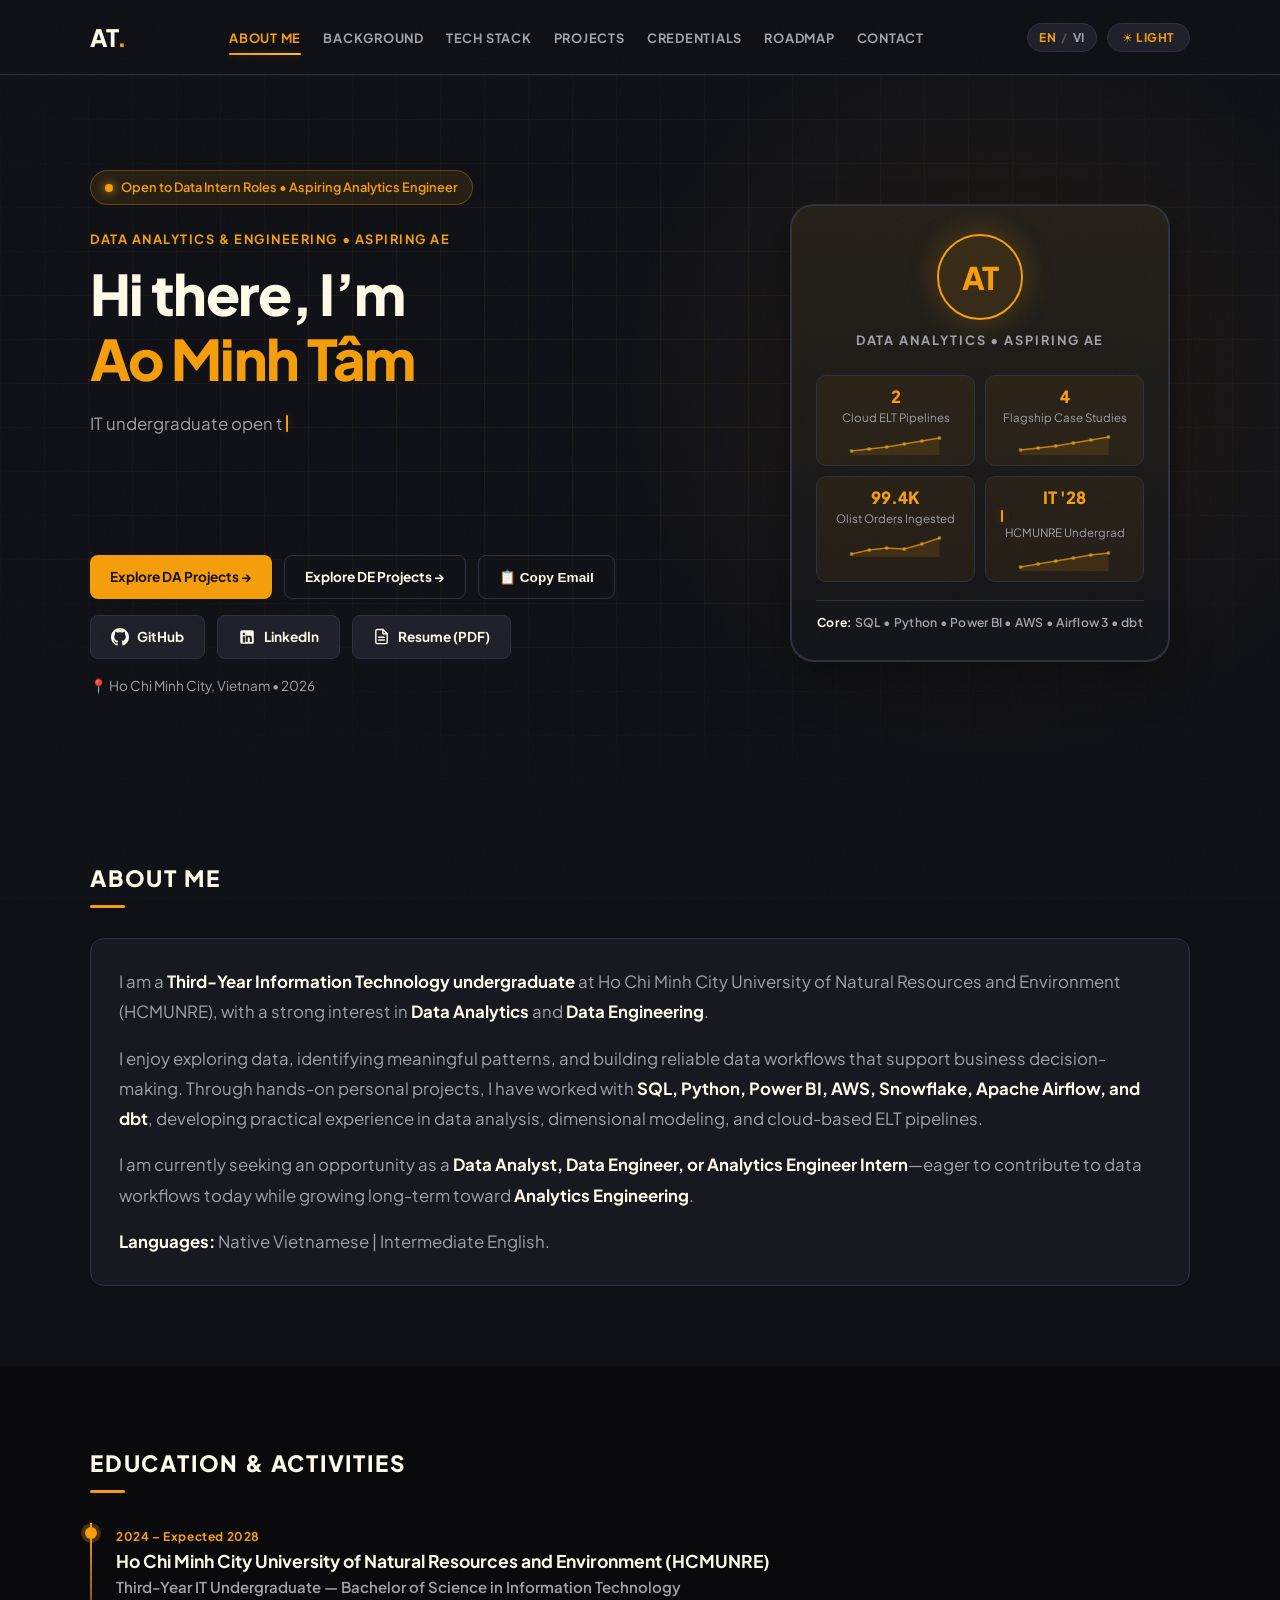
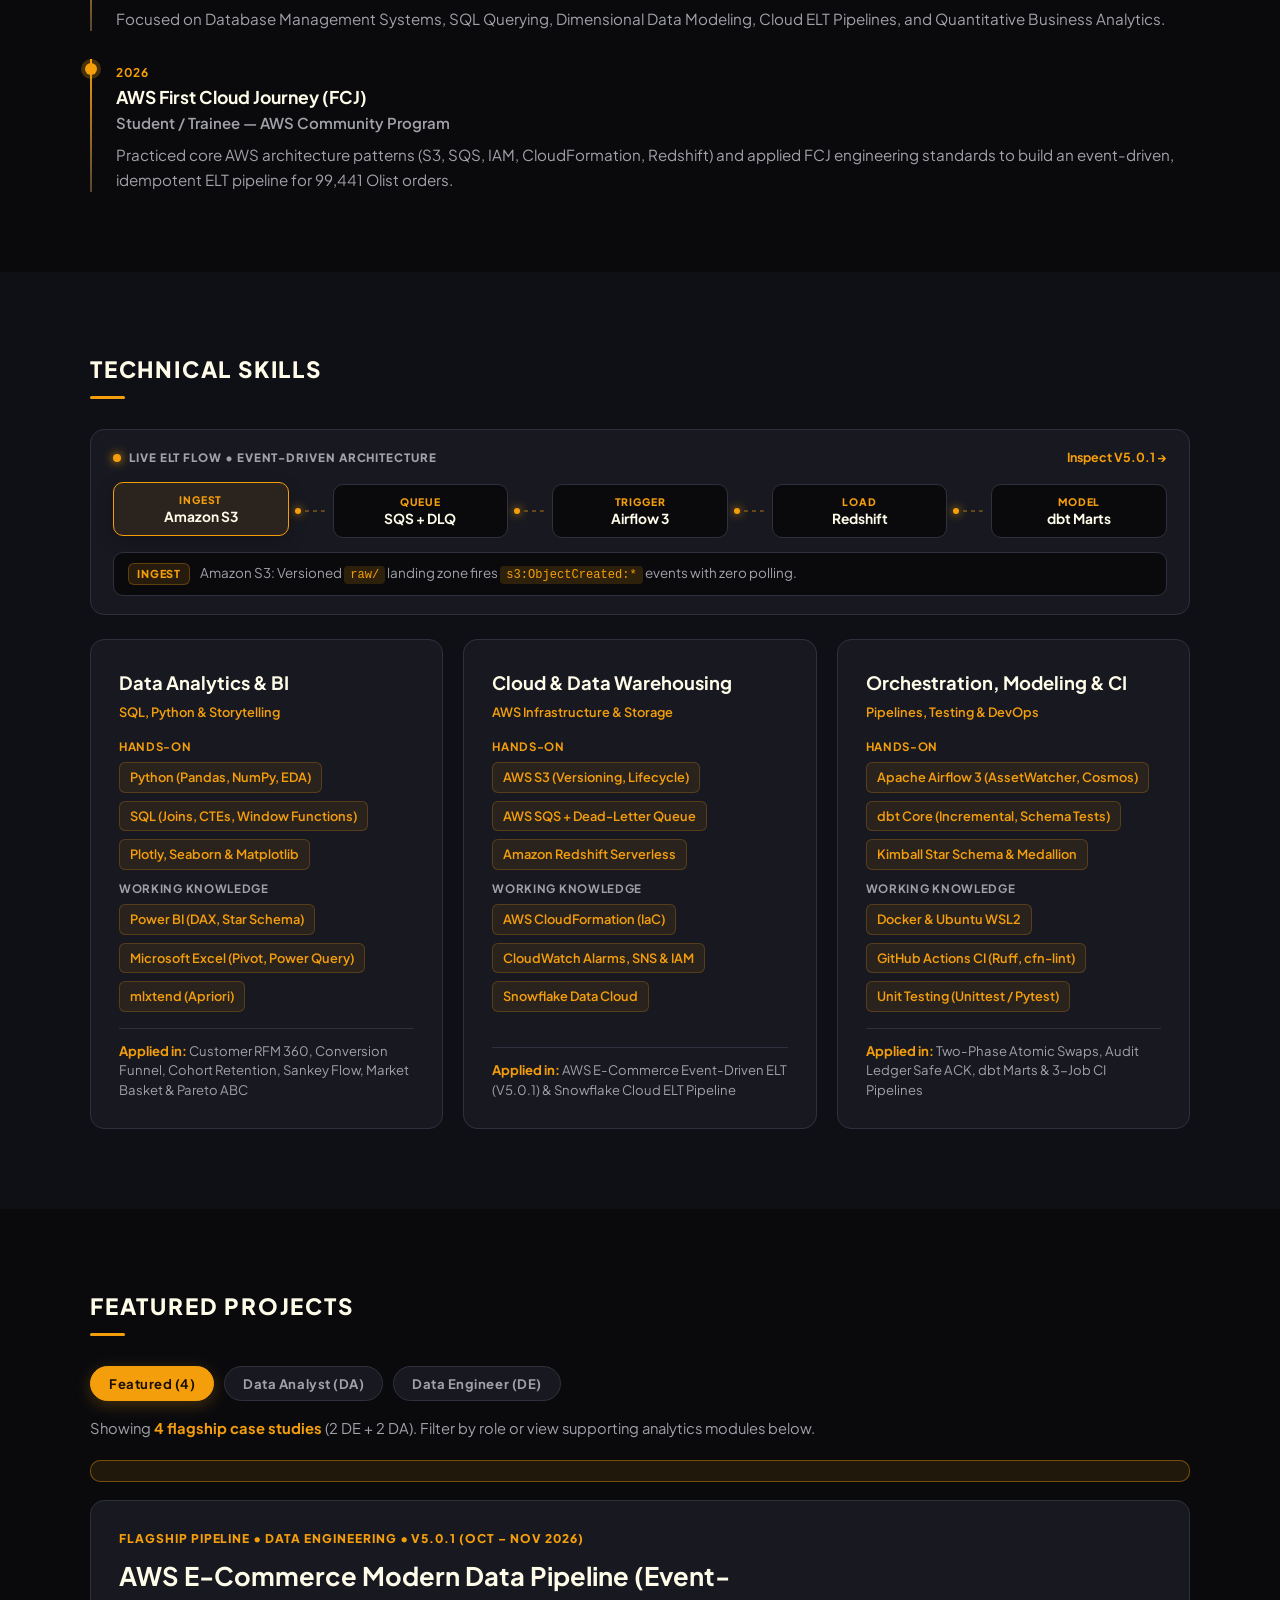
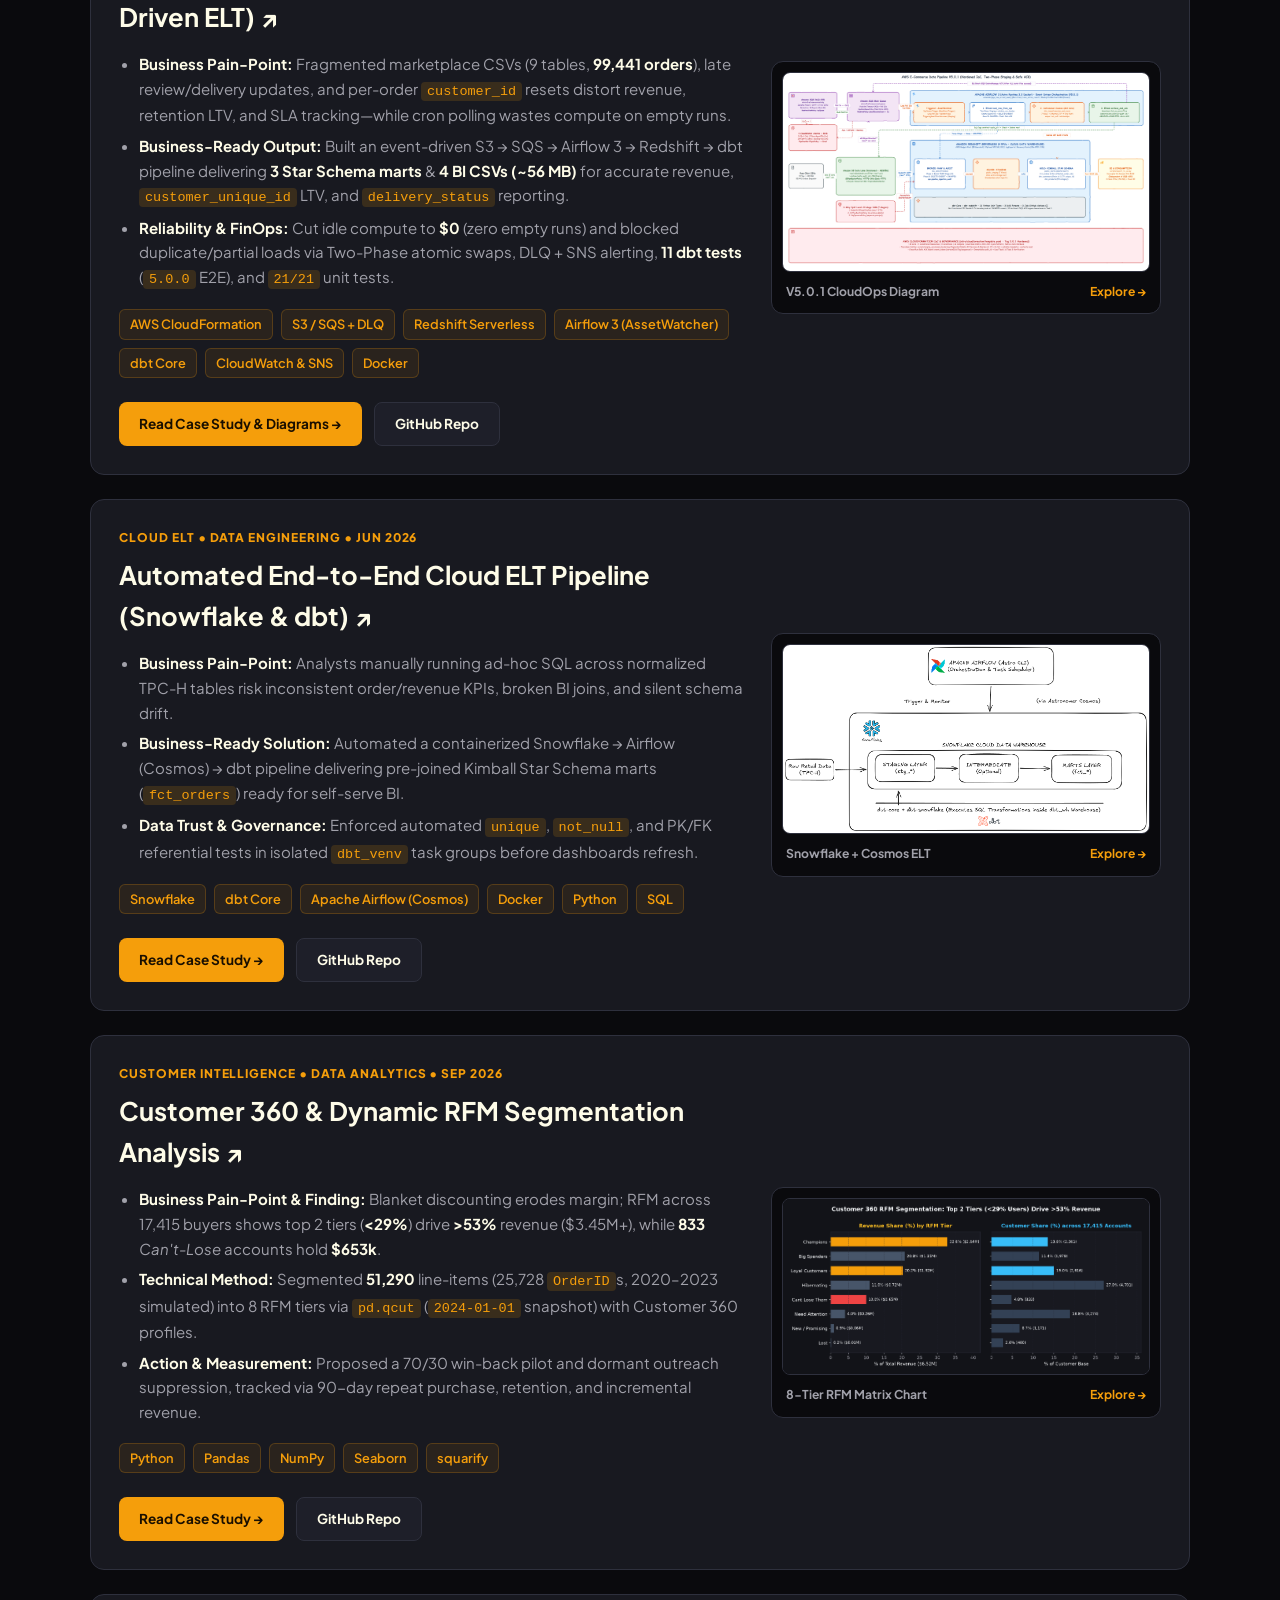
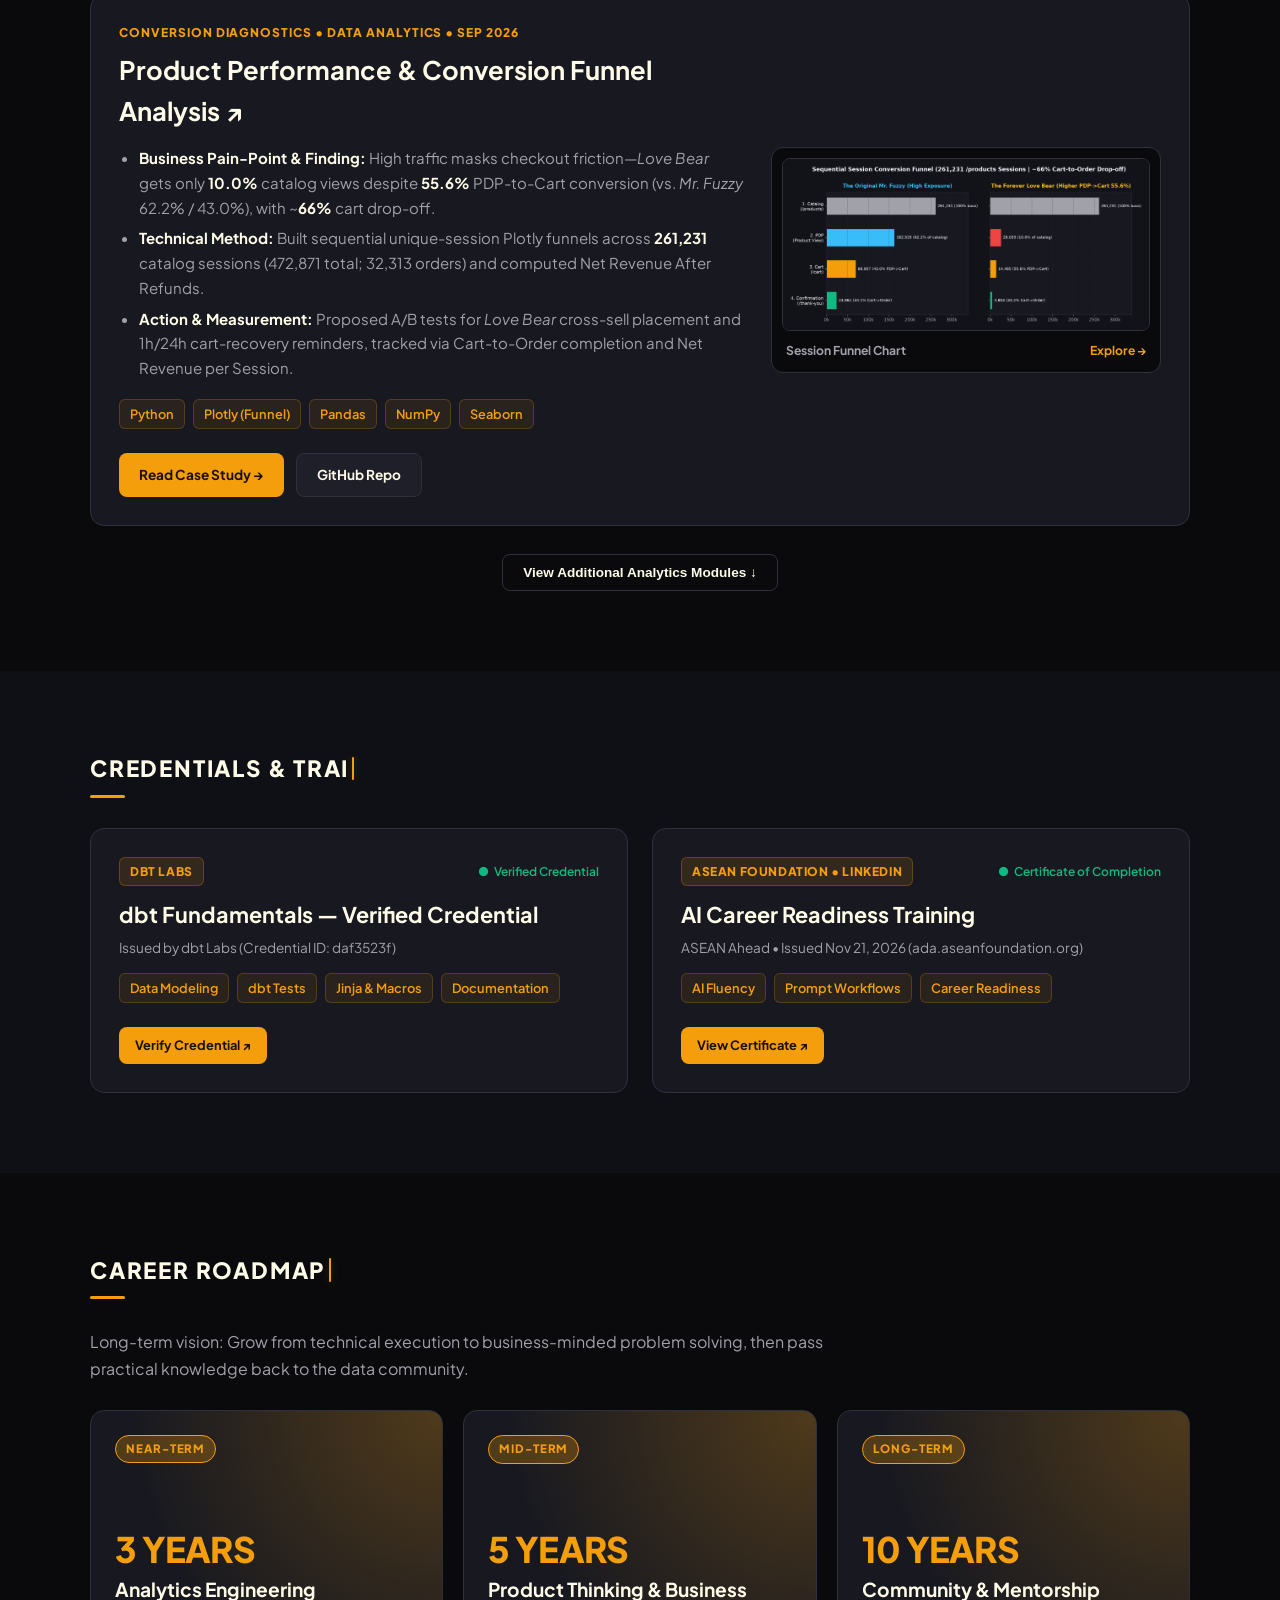
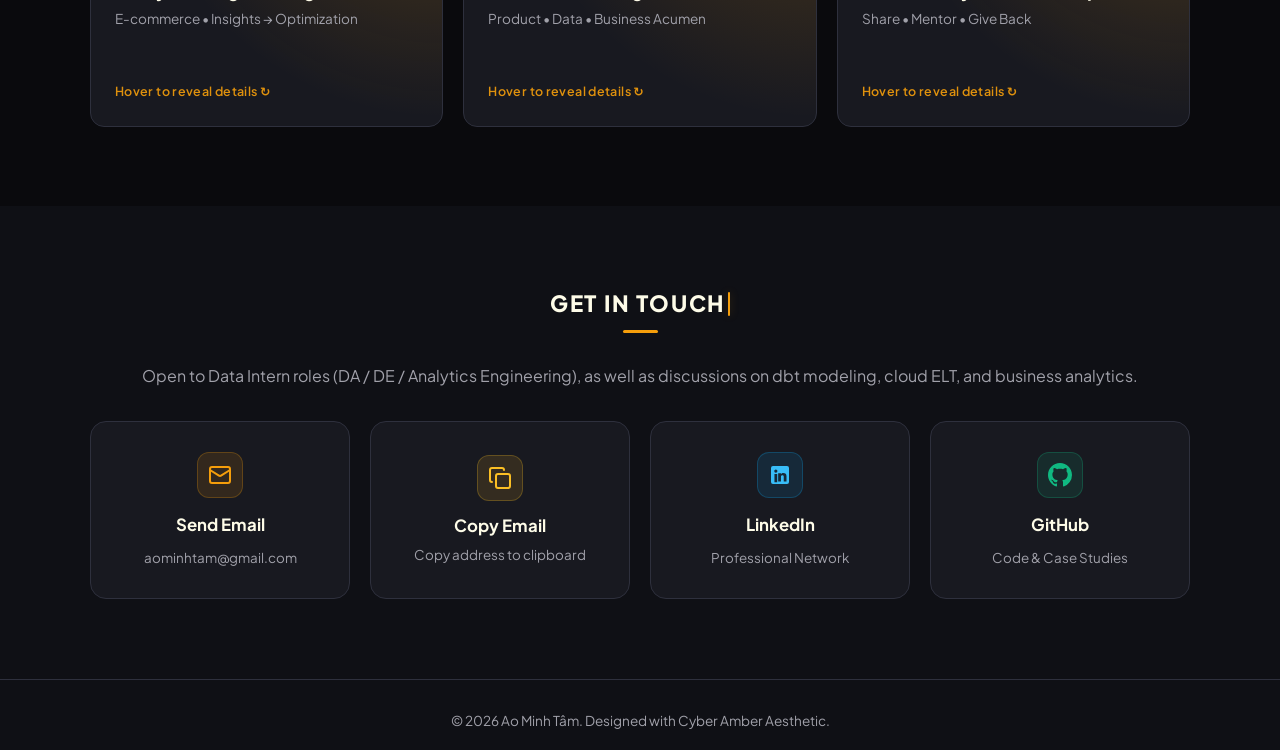
<file: index.html>
<!DOCTYPE html>
<html lang="en">
<head>
  <meta charset="UTF-8" />
  <meta name="viewport" content="width=device-width, initial-scale=1.0" />
  <title>Ao Minh Tâm | Data &amp; Analytics Engineer Portfolio</title>
  <meta name="description" content="Portfolio of Ao Minh Tâm — Third-Year IT Undergraduate open to Data Intern roles with a strong passion for Analytics Engineering (SQL, Python, Power BI, AWS, Snowflake, Airflow 3, dbt)." />
  <meta name="author" content="Ao Minh Tâm" />
  <meta name="robots" content="index, follow, max-image-preview:large, max-snippet:-1, max-video-preview:-1" />
  <meta name="theme-color" content="#0f1015" />
  <link rel="canonical" href="https://aominhtam-portfolio.vercel.app/" />

  <!-- Open Graph / Social Sharing Meta Tags -->
  <meta property="og:type" content="website" />
  <meta property="og:locale" content="en_US" />
  <meta property="og:site_name" content="Ao Minh Tâm Portfolio" />
  <meta property="og:title" content="Ao Minh Tâm | Data &amp; Analytics Engineer" />
  <meta property="og:description" content="Transforming raw data into reliable datasets, actionable insights, and business recommendations across Data Analytics, Cloud ELT, and Analytics Engineering." />
  <meta property="og:url" content="https://aominhtam-portfolio.vercel.app/" />
  <meta property="og:image" content="https://aominhtam-portfolio.vercel.app/images/og-cover.png" />
  <meta property="og:image:secure_url" content="https://aominhtam-portfolio.vercel.app/images/og-cover.png" />
  <meta property="og:image:type" content="image/png" />
  <meta property="og:image:width" content="1200" />
  <meta property="og:image:height" content="630" />
  <meta property="og:image:alt" content="Ao Minh Tâm — Data and Analytics Engineer Portfolio Banner" />
  <meta name="twitter:card" content="summary_large_image" />
  <meta name="twitter:title" content="Ao Minh Tâm | Data &amp; Analytics Engineer" />
  <meta name="twitter:description" content="Portfolio showcasing Event-Driven AWS Cloud ELT Pipelines (V5.0.1), Dimensional Modeling, and E-Commerce Behavioral Analytics." />
  <meta name="twitter:image" content="https://aominhtam-portfolio.vercel.app/images/og-cover.png" />

  <!-- Favicon Branding -->
  <link rel="icon" type="image/svg+xml" href="favicon.svg" />
  <link rel="icon" type="image/png" sizes="192x192" href="images/icon-192.png" />
  <link rel="apple-touch-icon" sizes="180x180" href="apple-touch-icon.png" />
  <link rel="manifest" href="site.webmanifest" />

  <!-- Google Fonts: Plus Jakarta Sans -->
  <link rel="preconnect" href="https://fonts.googleapis.com" />
  <link rel="preconnect" href="https://fonts.gstatic.com" crossorigin />
  <link href="https://fonts.googleapis.com/css2?family=Plus+Jakarta+Sans:wght@400;500;600;700;800&display=swap" rel="stylesheet" />

  <!-- Main Stylesheet -->
  <link rel="stylesheet" href="style.css" />

  <!-- Google tag (gtag.js) GA4 Tracking -->
  <script async src="https://www.googletagmanager.com/gtag/js?id=G-VRB4RENV7J"></script>
  <script>
    window.dataLayer = window.dataLayer || [];
    function gtag(){dataLayer.push(arguments);}
    gtag('js', new Date());
    gtag('config', 'G-VRB4RENV7J');
  </script>

  <!-- Schema.org WebSite + ProfilePage + Person JSON-LD for SEO -->
  <script type="application/ld+json">
  {
    "@context": "https://schema.org",
    "@graph": [
      {
        "@type": "WebSite",
        "@id": "https://aominhtam-portfolio.vercel.app/#website",
        "name": "Ao Minh Tâm Portfolio",
        "alternateName": "Ao Minh Tam Portfolio",
        "url": "https://aominhtam-portfolio.vercel.app/",
        "publisher": { "@id": "https://aominhtam-portfolio.vercel.app/#person" }
      },
      {
        "@type": "ProfilePage",
        "@id": "https://aominhtam-portfolio.vercel.app/#profilepage",
        "url": "https://aominhtam-portfolio.vercel.app/",
        "name": "Ao Minh Tâm | Data & Analytics Engineer Portfolio",
        "isPartOf": { "@id": "https://aominhtam-portfolio.vercel.app/#website" },
        "dateModified": "2026-11-27",
        "mainEntity": { "@id": "https://aominhtam-portfolio.vercel.app/#person" }
      },
      {
        "@type": "Person",
        "@id": "https://aominhtam-portfolio.vercel.app/#person",
        "name": "Ao Minh Tâm",
        "alternateName": "Ao Minh Tam",
        "jobTitle": "Aspiring Analytics Engineer | Data Analyst & Data Engineer",
        "description": "Third-Year IT Undergraduate at Ho Chi Minh City University of Natural Resources and Environment (HCMUNRE) open to Data Intern roles with a strong passion for Analytics Engineering (SQL, Python, Power BI, AWS, Snowflake, Apache Airflow, dbt).",
        "url": "https://aominhtam-portfolio.vercel.app/",
        "image": "https://aominhtam-portfolio.vercel.app/images/og-cover.png",
        "email": "mailto:aominhtam@gmail.com",
        "address": {
          "@type": "PostalAddress",
          "addressLocality": "Ho Chi Minh City",
          "addressCountry": "VN"
        },
        "knowsLanguage": ["Vietnamese", "English"],
        "sameAs": [
          "https://github.com/AOMINHTAM",
          "https://www.linkedin.com/in/ao-minh-tam/"
        ],
        "alumniOf": {
          "@type": "CollegeOrUniversity",
          "name": "Ho Chi Minh City University of Natural Resources and Environment",
          "alternateName": "HCMUNRE"
        },
        "hasCredential": [
          {
            "@type": "EducationalOccupationalCredential",
            "name": "dbt Fundamentals — Verified Credential",
            "credentialCategory": "certificate",
            "url": "https://credentials.getdbt.com/daf3523f-38ca-48fe-9b95-548d6ca7da8d",
            "recognizedBy": {
              "@type": "Organization",
              "name": "dbt Labs"
            }
          },
          {
            "@type": "EducationalOccupationalCredential",
            "name": "AI Career Readiness Training",
            "credentialCategory": "certificate",
            "datePublished": "2026-11-21",
            "url": "https://aominhtam-portfolio.vercel.app/images/certs/asean_ai_career_readiness.jpg",
            "recognizedBy": {
              "@type": "Organization",
              "name": "ASEAN Foundation & LinkedIn"
            }
          }
        ],
        "knowsAbout": [
          "Data Analytics",
          "Data Engineering",
          "AWS CloudFormation",
          "Amazon Redshift Serverless",
          "Snowflake",
          "dbt",
          "Apache Airflow",
          "SQL",
          "Python",
          "Power BI"
        ]
      }
    ]
  }
  </script>
</head>
<body>
  <!-- 0. ENTRY PRELOADER -->
  <div id="pagePreloader" class="preloader" role="status" aria-live="polite" aria-label="Loading portfolio">
    <div class="preloader-inner">
      <div class="preloader-badge">
        <span class="preloader-logo">AT<span>.</span></span>
      </div>
      <div class="preloader-brand">AO MINH TÂM &bull; PORTFOLIO</div>
      <div class="preloader-text">
        <span class="preloader-label">Loading</span><span class="preloader-dots" aria-hidden="true"><span>.</span><span>.</span><span>.</span></span>
      </div>
      <div class="preloader-bar" aria-hidden="true">
        <div class="preloader-bar-fill"></div>
      </div>
    </div>
  </div>
  <noscript><style>#pagePreloader{display:none!important;}</style></noscript>
  <script>
    (function () {
      try {
        if (localStorage.getItem("theme") === "light") {
          document.body.classList.add("light-theme");
          var themeMeta = document.querySelector('meta[name="theme-color"]');
          if (themeMeta) themeMeta.setAttribute("content", "#f8fafc");
        }
        if (localStorage.getItem("lang") === "vi") {
          var lbl = document.querySelector("#pagePreloader .preloader-label");
          if (lbl) lbl.textContent = "Đang tải";
        }
        var navEntries = window.performance && performance.getEntriesByType
          ? performance.getEntriesByType("navigation")
          : [];
        var isReload = navEntries.length && navEntries[0].type === "reload";
        var seenInSession = sessionStorage.getItem("portfolio_preloader_seen") === "1";
        var cameFromSubpage = Boolean(
          document.referrer &&
          document.referrer.indexOf(window.location.origin + "/projects/") === 0
        );
        if ((seenInSession || cameFromSubpage) && !isReload) {
          var pre = document.getElementById("pagePreloader");
          if (pre) pre.style.display = "none";
          window.__skipPreloader = true;
        } else {
          sessionStorage.setItem("portfolio_preloader_seen", "1");
        }
      } catch (_) {}
    })();
  </script>

  <!-- 1. NAVIGATION BAR -->
  <nav class="navbar">
    <div class="container nav-container">
      <a href="#" class="logo">AT<span>.</span></a>
      <ul class="nav-links">
        <li><a href="#about" class="active">ABOUT ME</a></li>
        <li><a href="#experience">BACKGROUND</a></li>
        <li><a href="#architecture">TECH STACK</a></li>
        <li><a href="#projects">PROJECTS</a></li>
        <li><a href="#certifications">CREDENTIALS</a></li>
        <li><a href="#roadmap">ROADMAP</a></li>
        <li><a href="#contact">CONTACT</a></li>
      </ul>
      <div class="nav-actions">
        <button class="theme-toggle" id="themeBtn">☀ LIGHT</button>
      </div>
    </div>
  </nav>

  <!-- 2. HERO SECTION -->
  <header class="hero">
    <div class="container hero-grid">
      <!-- Left Column: Bio & Actions -->
      <div class="hero-left">
        <div class="status-badge">
          <span class="pulse-dot"></span>
          <span>Open to Data Intern Roles &bull; Aspiring Analytics Engineer</span>
        </div>

        <div class="sub-headline">DATA ANALYTICS &amp; ENGINEERING &bull; ASPIRING AE</div>

        <h1 class="hero-title">
          Hi there, I’m <br />
          <span class="accent-text">Ao Minh Tâm</span>
        </h1>

        <p class="hero-desc">
          IT undergraduate open to Data roles with a strong passion for <strong>Analytics Engineering</strong>. I bridge cloud ELT pipelines and business analytics using SQL, Python, Power BI, AWS, dbt, and Airflow to deliver reliable, decision-ready datasets.
        </p>

        <!-- Dual-Track CTA Buttons for Hiring Managers / HR -->
        <div class="cta-row">
          <a href="#projects" class="btn btn-amber" data-hero-filter="da">Explore DA Projects &rarr;</a>
          <a href="#projects" class="btn btn-outline" data-hero-filter="de">Explore DE Projects &rarr;</a>
          <button class="btn btn-outline" onclick="copyEmail(this)">📋 Copy Email</button>
        </div>

        <!-- Social Buttons -->
        <div class="social-row">
          <a href="https://github.com/AOMINHTAM" target="_blank" rel="noopener noreferrer" class="btn btn-subtle">
            <svg width="18" height="18" fill="currentColor" viewBox="0 0 24 24"><path d="M12 0C5.37 0 0 5.37 0 12c0 5.31 3.435 9.795 8.205 11.385.6.105.825-.255.825-.57 0-.285-.015-1.23-.015-2.235-3.015.555-3.795-.735-4.035-1.41-.135-.345-.72-1.41-1.23-1.695-.42-.225-1.02-.78-.015-.795.945-.015 1.62.87 1.845 1.23 1.08 1.815 2.805 1.305 3.495.99.105-.78.42-1.305.765-1.605-2.67-.3-5.46-1.335-5.46-5.925 0-1.305.465-2.385 1.23-3.225-.12-.3-.54-1.53.12-3.18 0 0 1.005-.315 3.3 1.23.96-.27 1.98-.405 3-.405s2.04.135 3 .405c2.295-1.56 3.3-1.23 3.3-1.23.66 1.65.24 2.88.12 3.18.765.84 1.23 1.905 1.23 3.225 0 4.605-2.805 5.625-5.475 5.925.435.375.81 1.095.81 2.22 0 1.605-.015 2.895-.015 3.3 0 .315.225.69.825.57A12.02 12.02 0 0024 12c0-6.63-5.37-12-12-12z"/></svg>
            GitHub
          </a>
          <a href="https://www.linkedin.com/in/ao-minh-tam/" target="_blank" rel="noopener noreferrer" class="btn btn-subtle">
            <svg width="18" height="18" fill="currentColor" viewBox="0 0 24 24"><path d="M19 3a2 2 0 0 1 2 2v14a2 2 0 0 1-2 2H5a2 2 0 0 1-2-2V5a2 2 0 0 1 2-2h14m-.5 15.5v-5.3a3.26 3.26 0 0 0-3.26-3.26c-.85 0-1.84.52-2.28 1.3v-1.11h-2.79v8.37h2.79v-4.93c0-.77.62-1.4 1.39-1.4a1.4 1.4 0 0 1 1.4 1.4v4.93h2.75M6.46 10.9v8.37H9.2V10.9H6.46M7.83 6.45a1.6 1.6 0 1 0 0 3.2 1.6 1.6 0 0 0 0-3.2z"/></svg>
            LinkedIn
          </a>
          <a href="assets/Ao-Minh-Tam-Resume.pdf" target="_blank" rel="noopener noreferrer" class="btn btn-subtle resume-link">
            <svg width="17" height="17" viewBox="0 0 24 24" fill="none" stroke="currentColor" stroke-width="2" stroke-linecap="round" stroke-linejoin="round" aria-hidden="true"><path d="M14 2H6a2 2 0 0 0-2 2v16a2 2 0 0 0 2 2h12a2 2 0 0 0 2-2V8z"/><polyline points="14 2 14 8 20 8"/><line x1="16" y1="13" x2="8" y2="13"/><line x1="16" y1="17" x2="8" y2="17"/></svg>
            <span class="resume-link-text">Resume (PDF)</span>
          </a>
        </div>

        <div class="location-tag">
          📍 Ho Chi Minh City, Vietnam &bull; 2026
        </div>
      </div>

      <!-- Right Column: At-a-Glance Snapshot Card -->
      <div class="hero-right">
        <div class="avatar-frame snapshot-frame">
          <div class="avatar-inner">
            <div class="avatar-circle">
              <span class="avatar-text">AT</span>
            </div>
            <div class="avatar-caption">DATA ANALYTICS &bull; ASPIRING AE</div>
          </div>
          <div class="snapshot-metrics">
            <div class="snapshot-stat">
              <strong>2</strong>
              <span>Cloud ELT Pipelines</span>
            </div>
            <div class="snapshot-stat">
              <strong>4</strong>
              <span>Flagship Case Studies</span>
            </div>
            <div class="snapshot-stat">
              <strong>99.4K</strong>
              <span>Olist Orders Ingested</span>
            </div>
            <div class="snapshot-stat">
              <strong>IT &apos;28</strong>
              <span>HCMUNRE Undergrad</span>
            </div>
          </div>
          <div class="snapshot-stack">
            <strong>Core:</strong> SQL &bull; Python &bull; Power BI &bull; AWS &bull; Airflow 3 &bull; dbt
          </div>
        </div>
      </div>
    </div>
  </header>

  <main>
  <!-- 3. ABOUT ME -->
  <section id="about" class="section">
    <div class="container">
      <h2 class="section-title">ABOUT ME</h2>
      <div class="card card-body">
        <p>
          I am a <strong>Third-Year Information Technology undergraduate</strong> at Ho Chi Minh City University of Natural Resources and Environment (HCMUNRE), with a strong interest in <strong>Data Analytics</strong> and <strong>Data Engineering</strong>.
        </p>
        <p>
          I enjoy exploring data, identifying meaningful patterns, and building reliable data workflows that support business decision-making. Through hands-on personal projects, I have worked with <strong>SQL, Python, Power BI, AWS, Snowflake, Apache Airflow, and dbt</strong>, developing practical experience in data analysis, dimensional modeling, and cloud-based ELT pipelines.
        </p>
        <p>
          I am currently seeking an opportunity as a <strong>Data Analyst, Data Engineer, or Analytics Engineer Intern</strong>—eager to contribute to data workflows today while growing long-term toward <strong>Analytics Engineering</strong>.
        </p>
        <p>
          <strong>Languages:</strong> Native Vietnamese | Intermediate English.
        </p>
      </div>
    </div>
  </section>

  <!-- 4. EDUCATION & ACTIVITIES -->
  <section id="experience" class="section section-alt">
    <div class="container">
      <h2 class="section-title">EDUCATION &amp; ACTIVITIES</h2>
      <div class="timeline">
        <div class="timeline-item">
          <span class="timeline-date">2024 – Expected 2028</span>
          <h3>Ho Chi Minh City University of Natural Resources and Environment (HCMUNRE)</h3>
          <p class="timeline-role">Third-Year IT Undergraduate — Bachelor of Science in Information Technology</p>
          <p class="timeline-desc">Focused on Database Management Systems, SQL Querying, Dimensional Data Modeling, Cloud ELT Pipelines, and Quantitative Business Analytics.</p>
        </div>
        <div class="timeline-item">
          <span class="timeline-date">2026</span>
          <h3>AWS First Cloud Journey (FCJ)</h3>
          <p class="timeline-role">Student / Trainee — AWS Community Program</p>
          <p class="timeline-desc">Practiced core AWS architecture patterns (S3, SQS, IAM, CloudFormation, Redshift) and applied FCJ engineering standards to build an event-driven, idempotent ELT pipeline for 99,441 Olist orders.</p>
        </div>
      </div>
    </div>
  </section>

  <!-- 5. TECHNICAL SKILLS -->
  <section id="architecture" class="section">
    <div class="container">
      <h2 class="section-title">TECHNICAL SKILLS</h2>
      <div class="pipeline-pulse-card" aria-label="Event-Driven ELT Pipeline Flow">
        <div class="pipeline-pulse-head">
          <span class="pipeline-pulse-status">
            <span class="pulse-dot"></span>
            <span class="pipeline-pulse-title">LIVE ELT FLOW &bull; EVENT-DRIVEN ARCHITECTURE</span>
          </span>
          <a href="projects/aws-data-pipeline.html" class="pipeline-pulse-link">Inspect V5.0.1 &rarr;</a>
        </div>
        <div class="pipeline-track" aria-label="Pipeline stages">
          <button type="button" class="pipeline-node is-active" data-pipeline-node="s3" aria-pressed="true">
            <span class="pipeline-node-tag">INGEST</span>
            <strong>Amazon S3</strong>
          </button>
          <div class="pipeline-connector" aria-hidden="true"><span class="pipeline-packet"></span></div>
          <button type="button" class="pipeline-node" data-pipeline-node="sqs" aria-pressed="false">
            <span class="pipeline-node-tag">QUEUE</span>
            <strong>SQS + DLQ</strong>
          </button>
          <div class="pipeline-connector" aria-hidden="true"><span class="pipeline-packet"></span></div>
          <button type="button" class="pipeline-node" data-pipeline-node="airflow" aria-pressed="false">
            <span class="pipeline-node-tag">TRIGGER</span>
            <strong>Airflow 3</strong>
          </button>
          <div class="pipeline-connector" aria-hidden="true"><span class="pipeline-packet"></span></div>
          <button type="button" class="pipeline-node" data-pipeline-node="redshift" aria-pressed="false">
            <span class="pipeline-node-tag">LOAD</span>
            <strong>Redshift</strong>
          </button>
          <div class="pipeline-connector" aria-hidden="true"><span class="pipeline-packet"></span></div>
          <button type="button" class="pipeline-node" data-pipeline-node="dbt" aria-pressed="false">
            <span class="pipeline-node-tag">MODEL</span>
            <strong>dbt Marts</strong>
          </button>
        </div>
        <div class="pipeline-detail-bar" id="pipelineDetailBar" aria-live="polite">
          <span class="pipeline-detail-stage">INGEST</span>
          <span class="pipeline-detail-text">Amazon S3: Versioned <code>raw/</code> landing zone fires <code>s3:ObjectCreated:*</code> events with zero polling.</span>
        </div>
      </div>
      <div class="grid-3">
        <div class="card skill-card">
          <h3>Data Analytics &amp; BI</h3>
          <p class="card-sub">SQL, Python &amp; Storytelling</p>
          <div class="skill-tier-group">
            <div class="skill-tier-row">
              <span class="skill-tier-label">Hands-on</span>
              <div class="tech-tags">
                <span>Python (Pandas, NumPy, EDA)</span>
                <span>SQL (Joins, CTEs, Window Functions)</span>
                <span>Plotly, Seaborn &amp; Matplotlib</span>
              </div>
            </div>
            <div class="skill-tier-row">
              <span class="skill-tier-label working">Working Knowledge</span>
              <div class="tech-tags">
                <span>Power BI (DAX, Star Schema)</span>
                <span>Microsoft Excel (Pivot, Power Query)</span>
                <span>mlxtend (Apriori)</span>
              </div>
            </div>
          </div>
          <div class="skill-applied">
            <strong>Applied in:</strong> Customer RFM 360, Conversion Funnel, Cohort Retention, Sankey Flow, Market Basket &amp; Pareto ABC
          </div>
        </div>
        <div class="card skill-card">
          <h3>Cloud &amp; Data Warehousing</h3>
          <p class="card-sub">AWS Infrastructure &amp; Storage</p>
          <div class="skill-tier-group">
            <div class="skill-tier-row">
              <span class="skill-tier-label">Hands-on</span>
              <div class="tech-tags">
                <span>AWS S3 (Versioning, Lifecycle)</span>
                <span>AWS SQS + Dead-Letter Queue</span>
                <span>Amazon Redshift Serverless</span>
              </div>
            </div>
            <div class="skill-tier-row">
              <span class="skill-tier-label working">Working Knowledge</span>
              <div class="tech-tags">
                <span>AWS CloudFormation (IaC)</span>
                <span>CloudWatch Alarms, SNS &amp; IAM</span>
                <span>Snowflake Data Cloud</span>
              </div>
            </div>
          </div>
          <div class="skill-applied">
            <strong>Applied in:</strong> AWS E-Commerce Event-Driven ELT (V5.0.1) &amp; Snowflake Cloud ELT Pipeline
          </div>
        </div>
        <div class="card skill-card">
          <h3>Orchestration, Modeling &amp; CI</h3>
          <p class="card-sub">Pipelines, Testing &amp; DevOps</p>
          <div class="skill-tier-group">
            <div class="skill-tier-row">
              <span class="skill-tier-label">Hands-on</span>
              <div class="tech-tags">
                <span>Apache Airflow 3 (AssetWatcher, Cosmos)</span>
                <span>dbt Core (Incremental, Schema Tests)</span>
                <span>Kimball Star Schema &amp; Medallion</span>
              </div>
            </div>
            <div class="skill-tier-row">
              <span class="skill-tier-label working">Working Knowledge</span>
              <div class="tech-tags">
                <span>Docker &amp; Ubuntu WSL2</span>
                <span>GitHub Actions CI (Ruff, cfn-lint)</span>
                <span>Unit Testing (Unittest / Pytest)</span>
              </div>
            </div>
          </div>
          <div class="skill-applied">
            <strong>Applied in:</strong> Two-Phase Atomic Swaps, Audit Ledger Safe ACK, dbt Marts &amp; 3-Job CI Pipelines
          </div>
        </div>
      </div>
    </div>
  </section>

  <!-- 6. FEATURED PROJECTS -->
  <section id="projects" class="section section-alt">
    <div class="container">
      <h2 class="section-title">FEATURED PROJECTS</h2>

      <!-- Filter Tabs -->
      <div class="project-filters" role="group" aria-label="Filter projects by role">
        <button class="filter-btn active" data-filter="all" aria-pressed="true">Featured (4)</button>
        <button class="filter-btn" data-filter="da" aria-pressed="false">Data Analyst (DA)</button>
        <button class="filter-btn" data-filter="de" aria-pressed="false">Data Engineer (DE)</button>
      </div>
      <p class="projects-intro" id="projectsIntro">Showing <strong>4 flagship case studies</strong> (2 DE + 2 DA). Filter by role or view supporting analytics modules below.</p>

      <div class="projects-list">

        <!-- Project 1: AWS Event-Driven ELT Pipeline (Featured DE #1) -->
        <div class="card project-card project-card--featured" data-categories="de" data-featured="true">
          <div class="project-content">
            <div class="project-badge">FLAGSHIP PIPELINE • DATA ENGINEERING • V5.0.1 (OCT – NOV 2026)</div>
            <h3><a href="https://github.com/AOMINHTAM/aws-data-pipeline" target="_blank" rel="noopener noreferrer" style="color: inherit; text-decoration: none;">AWS E-Commerce Modern Data Pipeline (Event-Driven ELT)&nbsp;↗</a></h3>
            <ul class="project-bullets">
              <li><strong>Business Pain-Point:</strong> Fragmented marketplace CSVs (9 tables, <strong>99,441 orders</strong>), late review/delivery updates, and per-order <code>customer_id</code> resets distort revenue, retention LTV, and SLA tracking—while cron polling wastes compute on empty runs.</li>
              <li><strong>Business-Ready Output:</strong> Built an event-driven S3 &rarr; SQS &rarr; Airflow 3 &rarr; Redshift &rarr; dbt pipeline delivering <strong>3 Star Schema marts</strong> &amp; <strong>4 BI CSVs (~56 MB)</strong> for accurate revenue, <code>customer_unique_id</code> LTV, and <code>delivery_status</code> reporting.</li>
              <li><strong>Reliability &amp; FinOps:</strong> Cut idle compute to <strong>$0</strong> (zero empty runs) and blocked duplicate/partial loads via Two-Phase atomic swaps, DLQ + SNS alerting, <strong>11 dbt tests</strong> (<code>5.0.0</code> E2E), and <code>21/21</code> unit tests.</li>
            </ul>
            <div class="tech-tags">
              <span>AWS CloudFormation</span>
              <span>S3 / SQS + DLQ</span>
              <span>Redshift Serverless</span>
              <span>Airflow 3 (AssetWatcher)</span>
              <span>dbt Core</span>
              <span>CloudWatch &amp; SNS</span>
              <span>Docker</span>
            </div>
            <div class="project-links">
              <a href="projects/aws-data-pipeline.html" class="btn btn-amber" data-case-slug="aws-data-pipeline">Read Case Study &amp; Diagrams &rarr;</a>
              <a href="https://github.com/AOMINHTAM/aws-data-pipeline" target="_blank" rel="noopener noreferrer" class="btn btn-subtle">GitHub Repo</a>
            </div>
          </div>
          <a href="projects/aws-data-pipeline.html" class="project-thumb" data-case-slug="aws-data-pipeline" aria-label="Preview AWS V5.0.1 System Architecture Diagram">
            <div class="project-thumb-media">
              <img src="images/aws/architecture_v5_1.png" alt="AWS E-Commerce Data Pipeline V5.0.1 System Architecture Diagram" width="3720" height="2010" loading="lazy" />
            </div>
            <div class="project-thumb-caption">
              <span>V5.0.1 CloudOps Diagram</span>
              <span>Explore &rarr;</span>
            </div>
          </a>
        </div>

        <!-- Project 2: dbt + Snowflake ELT Pipeline (Featured DE #2) -->
        <div class="card project-card project-card--featured" data-categories="de" data-featured="true">
          <div class="project-content">
            <div class="project-badge">CLOUD ELT • DATA ENGINEERING • JUN 2026</div>
            <h3><a href="https://github.com/AOMINHTAM/dbt-snowflake-data-pipeline" target="_blank" rel="noopener noreferrer" style="color: inherit; text-decoration: none;">Automated End-to-End Cloud ELT Pipeline (Snowflake &amp; dbt)&nbsp;↗</a></h3>
            <ul class="project-bullets">
              <li><strong>Business Pain-Point:</strong> Analysts manually running ad-hoc SQL across normalized TPC-H tables risk inconsistent order/revenue KPIs, broken BI joins, and silent schema drift.</li>
              <li><strong>Business-Ready Solution:</strong> Automated a containerized Snowflake &rarr; Airflow (Cosmos) &rarr; dbt pipeline delivering pre-joined Kimball Star Schema marts (<code>fct_orders</code>) ready for self-serve BI.</li>
              <li><strong>Data Trust &amp; Governance:</strong> Enforced automated <code>unique</code>, <code>not_null</code>, and PK/FK referential tests in isolated <code>dbt_venv</code> task groups before dashboards refresh.</li>
            </ul>
            <div class="tech-tags">
              <span>Snowflake</span>
              <span>dbt Core</span>
              <span>Apache Airflow (Cosmos)</span>
              <span>Docker</span>
              <span>Python</span>
              <span>SQL</span>
            </div>
            <div class="project-links">
              <a href="projects/data-pipeline.html" class="btn btn-amber" data-case-slug="data-pipeline">Read Case Study &rarr;</a>
              <a href="https://github.com/AOMINHTAM/dbt-snowflake-data-pipeline" target="_blank" rel="noopener noreferrer" class="btn btn-subtle">GitHub Repo</a>
            </div>
          </div>
          <a href="projects/data-pipeline.html" class="project-thumb" data-case-slug="data-pipeline" aria-label="Preview Snowflake and dbt ELT Architecture Diagram">
            <div class="project-thumb-media">
              <img src="images/snowflake/architecture.png" alt="Snowflake, dbt Core, and Airflow Cosmos ELT Architecture" width="1385" height="711" loading="lazy" />
            </div>
            <div class="project-thumb-caption">
              <span>Snowflake + Cosmos ELT</span>
              <span>Explore &rarr;</span>
            </div>
          </a>
        </div>

        <!-- Project 3: Customer 360 & RFM (Featured DA #1) -->
        <div class="card project-card project-card--featured" data-categories="da" data-featured="true">
          <div class="project-content">
            <div class="project-badge">CUSTOMER INTELLIGENCE • DATA ANALYTICS • SEP 2026</div>
            <h3><a href="https://github.com/AOMINHTAM/customer-rfm-segmentation-analysis" target="_blank" rel="noopener noreferrer" style="color: inherit; text-decoration: none;">Customer 360 &amp; Dynamic RFM Segmentation Analysis&nbsp;↗</a></h3>
            <ul class="project-bullets">
              <li><strong>Business Pain-Point &amp; Finding:</strong> Blanket discounting erodes margin; RFM across 17,415 buyers shows top 2 tiers (<strong>&lt;29%</strong>) drive <strong>&gt;53%</strong> revenue ($3.45M+), while <strong>833</strong> <em>Can't-Lose</em> accounts hold <strong>$653k</strong>.</li>
              <li><strong>Technical Method:</strong> Segmented <strong>51,290</strong> line-items (25,728 <code>OrderID</code>s, 2020–2023 simulated) into 8 RFM tiers via <code>pd.qcut</code> (<code>2024-01-01</code> snapshot) with Customer 360 profiles.</li>
              <li><strong>Action &amp; Measurement:</strong> Proposed a 70/30 win-back pilot and dormant outreach suppression, tracked via 90-day repeat purchase, retention, and incremental revenue.</li>
            </ul>
            <div class="tech-tags">
              <span>Python</span>
              <span>Pandas</span>
              <span>NumPy</span>
              <span>Seaborn</span>
              <span>squarify</span>
            </div>
            <div class="project-links">
              <a href="projects/rfm-segmentation.html" class="btn btn-amber" data-case-slug="rfm-segmentation">Read Case Study &rarr;</a>
              <a href="https://github.com/AOMINHTAM/customer-rfm-segmentation-analysis" target="_blank" rel="noopener noreferrer" class="btn btn-subtle">GitHub Repo</a>
            </div>
          </div>
          <a href="projects/rfm-segmentation.html" class="project-thumb" data-case-slug="rfm-segmentation" aria-label="Preview Customer 360 RFM Segmentation Chart">
            <div class="project-thumb-media">
              <img src="images/da/rfm_segments.png" alt="Customer 360 RFM Segmentation Revenue and Customer Share Chart" width="1754" height="839" loading="lazy" />
            </div>
            <div class="project-thumb-caption">
              <span>8-Tier RFM Matrix Chart</span>
              <span>Explore &rarr;</span>
            </div>
          </a>
        </div>

        <!-- Project 4: Product Conversion Funnel (Featured DA #2) -->
        <div class="card project-card project-card--featured" data-categories="da" data-featured="true">
          <div class="project-content">
            <div class="project-badge">CONVERSION DIAGNOSTICS • DATA ANALYTICS • SEP 2026</div>
            <h3><a href="https://github.com/AOMINHTAM/product-conversion-funnel-analysis" target="_blank" rel="noopener noreferrer" style="color: inherit; text-decoration: none;">Product Performance &amp; Conversion Funnel Analysis&nbsp;↗</a></h3>
            <ul class="project-bullets">
              <li><strong>Business Pain-Point &amp; Finding:</strong> High traffic masks checkout friction—<em>Love Bear</em> gets only <strong>10.0%</strong> catalog views despite <strong>55.6%</strong> PDP-to-Cart conversion (vs. <em>Mr. Fuzzy</em> 62.2% / 43.0%), with ~<strong>66%</strong> cart drop-off.</li>
              <li><strong>Technical Method:</strong> Built sequential unique-session Plotly funnels across <strong>261,231</strong> catalog sessions (472,871 total; 32,313 orders) and computed Net Revenue After Refunds.</li>
              <li><strong>Action &amp; Measurement:</strong> Proposed A/B tests for <em>Love Bear</em> cross-sell placement and 1h/24h cart-recovery reminders, tracked via Cart-to-Order completion and Net Revenue per Session.</li>
            </ul>
            <div class="tech-tags">
              <span>Python</span>
              <span>Plotly (Funnel)</span>
              <span>Pandas</span>
              <span>NumPy</span>
              <span>Seaborn</span>
            </div>
            <div class="project-links">
              <a href="projects/product-funnel.html" class="btn btn-amber" data-case-slug="product-funnel">Read Case Study &rarr;</a>
              <a href="https://github.com/AOMINHTAM/product-conversion-funnel-analysis" target="_blank" rel="noopener noreferrer" class="btn btn-subtle">GitHub Repo</a>
            </div>
          </div>
          <a href="projects/product-funnel.html" class="project-thumb" data-case-slug="product-funnel" aria-label="Preview Product Conversion Funnel Chart">
            <div class="project-thumb-media">
              <img src="images/da/product_funnel.png" alt="Sequential Session Conversion Funnel comparing Mr. Fuzzy and Love Bear" width="1736" height="809" loading="lazy" />
            </div>
            <div class="project-thumb-caption">
              <span>Session Funnel Chart</span>
              <span>Explore &rarr;</span>
            </div>
          </a>
        </div>

        <!-- Project 5: Cohort Retention Dynamics (More DA #3) -->
        <div class="card project-card" data-categories="da" data-featured="false">
          <div class="project-badge">BEHAVIORAL ANALYTICS • DATA ANALYTICS • SEP 2026</div>
          <h3><a href="https://github.com/AOMINHTAM/cohort-retention-analysis" target="_blank" rel="noopener noreferrer" style="color: inherit; text-decoration: none;">Cohort Analysis &amp; Customer Retention Dynamics&nbsp;↗</a></h3>
          <ul class="project-bullets">
            <li><strong>Business Pain-Point &amp; Finding:</strong> Steady user acquisition hides early churn—2022 cohorts drop to a <strong>1%–3% Month-1 baseline</strong>, while B2B accounts show <strong>5%–6%</strong> restock bumps at Months 5 &amp; 8 across 51,290 simulated transactions.</li>
            <li><strong>Technical Method:</strong> Modeled B2B/B2C cohort retention heatmaps and eliminated left-truncation bias by anchoring <code>FirstPurchaseDate</code> globally before filtering 2022 cohort windows.</li>
            <li><strong>Action &amp; Measurement:</strong> Proposed Day 20–25 nurture campaigns and Month 4/7 B2B CRM alerts, measured through cohort holdouts on Month-1 and Month-3 retention rates.</li>
          </ul>
          <div class="tech-tags">
            <span>Python</span>
            <span>Pandas</span>
            <span>NumPy</span>
            <span>Seaborn</span>
            <span>Matplotlib</span>
          </div>
          <div class="project-links">
            <a href="projects/cohort-retention.html" class="btn btn-amber">Read Case Study &rarr;</a>
            <a href="https://github.com/AOMINHTAM/cohort-retention-analysis" target="_blank" rel="noopener noreferrer" class="btn btn-subtle">GitHub Repo</a>
          </div>
        </div>

        <!-- Project 6: User Journey & Sankey Analysis (More DA #4) -->
        <div class="card project-card" data-categories="da" data-featured="false">
          <div class="project-badge">NETWORK VISUALIZATION • DATA ANALYTICS • SEP 2026</div>
          <h3><a href="https://github.com/AOMINHTAM/user-journey-sankey-analysis" target="_blank" rel="noopener noreferrer" style="color: inherit; text-decoration: none;">User Journey &amp; Traffic Flow Sankey Analysis&nbsp;↗</a></h3>
          <ul class="project-bullets">
            <li><strong>Business Pain-Point &amp; Finding:</strong> Aggregate channel KPIs hide multi-touch leaks; <strong>1.18M+ pageviews</strong> (32,313 orders) expose heavy mobile drop-off and repeat-buyer flows from <em>Mr. Fuzzy &rarr; Love Bear</em>.</li>
            <li><strong>Technical Method:</strong> Filtered 211,640 single-page bouncers to isolate <strong>261,231 engaged sessions</strong>, resolved circular Plotly Sankey crashes with chronological <code>.rank()</code> prefixes, and trimmed join memory via <code>usecols</code>.</li>
            <li><strong>Action &amp; Measurement:</strong> Recommended a mobile checkout UX audit and 14-day post-purchase cross-sell triggers, measured via mobile Cart-to-Order rate and 30-day repeat purchase lift.</li>
          </ul>
          <div class="tech-tags">
            <span>Python</span>
            <span>Plotly (Sankey)</span>
            <span>Pandas</span>
            <span>NumPy</span>
          </div>
          <div class="project-links">
            <a href="projects/user-journey-sankey.html" class="btn btn-amber">Read Case Study &rarr;</a>
            <a href="https://github.com/AOMINHTAM/user-journey-sankey-analysis" target="_blank" rel="noopener noreferrer" class="btn btn-subtle">GitHub Repo</a>
          </div>
        </div>

        <!-- Project 7: Market Basket Analysis (More DA #5) -->
        <div class="card project-card" data-categories="da" data-featured="false">
          <div class="project-badge">ALGORITHMIC MINING • DATA ANALYTICS • AUG – SEP 2026</div>
          <h3><a href="https://github.com/AOMINHTAM/market-basket-analysis" target="_blank" rel="noopener noreferrer" style="color: inherit; text-decoration: none;">Market Basket Analysis &amp; Product Bundling Strategy&nbsp;↗</a></h3>
          <ul class="project-bullets">
            <li><strong>Business Pain-Point &amp; Finding:</strong> Unstructured cross-selling misses AOV upside; mining <strong>25,728 baskets</strong> surfaced Home Spa &amp; Wellness bundles reaching <strong>4.25 Lift</strong> and <strong>45% confidence</strong>.</li>
            <li><strong>Technical Method:</strong> Tuned Apriori <code>min_support</code> to <code>0.005</code> (&ge;129 orders) to prevent combinatorial OOM failures and deduplicated basket items via <code>.unique()</code> before <code>TransactionEncoder</code>.</li>
            <li><strong>Action &amp; Measurement:</strong> Designed a 10%-discounted 4-item bundle pilot to test via 50/50 checkout A/B testing on Incremental Gross Profit per Order and AOV Lift.</li>
          </ul>
          <div class="tech-tags">
            <span>Python</span>
            <span>mlxtend (Apriori)</span>
            <span>TransactionEncoder</span>
            <span>Pandas</span>
            <span>Seaborn</span>
          </div>
          <div class="project-links">
            <a href="projects/market-basket.html" class="btn btn-amber">Read Case Study &rarr;</a>
            <a href="https://github.com/AOMINHTAM/market-basket-analysis" target="_blank" rel="noopener noreferrer" class="btn btn-subtle">GitHub Repo</a>
          </div>
        </div>

        <!-- Project 8: ABC Pareto Profitability (More DA #6) -->
        <div class="card project-card" data-categories="da" data-featured="false">
          <div class="project-badge">PROFITABILITY &amp; BUDGET AUDIT • DATA ANALYTICS • SEP 2026</div>
          <h3><a href="https://github.com/AOMINHTAM/abc-inventory-analysis" target="_blank" rel="noopener noreferrer" style="color: inherit; text-decoration: none;">Customer Profitability Segmentation via Pareto ABC Analysis&nbsp;↗</a></h3>
          <ul class="project-bullets">
            <li><strong>Business Pain-Point &amp; Finding:</strong> A 500-gift appreciation cap risks under-serving VIPs; across <strong>17,415 buyers</strong>, <strong>2,254</strong> Group A accounts (12.94%) drive <strong>80%</strong> of dataset <code>Profit</code>—leaving 1,754 VIPs unallocated.</li>
            <li><strong>Technical Method:</strong> Executed IQR outlier scanning across <strong>51,290 transactions</strong> (25,728 orders), aggregated transaction profitability, and segmented ABC tiers via cumulative sums.</li>
            <li><strong>Action &amp; Measurement:</strong> Proposed physical gifts for Top 1–500 VIPs and digital rewards for Ranks 501–2,254, validated against holdout controls on 90-day retention and reward ROI.</li>
          </ul>
          <div class="tech-tags">
            <span>Python</span>
            <span>Pandas</span>
            <span>NumPy</span>
            <span>Seaborn</span>
            <span>Matplotlib</span>
          </div>
          <div class="project-links">
            <a href="projects/abc-inventory.html" class="btn btn-amber">Read Case Study &rarr;</a>
            <a href="https://github.com/AOMINHTAM/abc-inventory-analysis" target="_blank" rel="noopener noreferrer" class="btn btn-subtle">GitHub Repo</a>
          </div>
        </div>

        <!-- Project 9: Pareto Revenue Analysis (More DA #7) -->
        <div class="card project-card" data-categories="da" data-featured="false">
          <div class="project-badge">REVENUE CONCENTRATION • DATA ANALYTICS • SEP 2026</div>
          <h3><a href="https://github.com/AOMINHTAM/pareto-revenue-analysis" target="_blank" rel="noopener noreferrer" style="color: inherit; text-decoration: none;">E-Commerce Revenue Contribution Analysis (Pareto 80/20)&nbsp;↗</a></h3>
          <ul class="project-bullets">
            <li><strong>Business Pain-Point &amp; Finding:</strong> Gross sales hide refund drag and SKU risk; across <strong>32,313 orders</strong>, <strong>2 core SKUs</strong> drive <strong>80.4%</strong> of net revenue with <strong>62.0%</strong> reliance on <em>Mr. Fuzzy</em>.</li>
            <li><strong>Technical Method:</strong> Deducted item-level refunds to compute Net Revenue After Refunds and Gross Margin (<code>price_usd - cogs_usd</code>) before descending Pareto cumulative sorting.</li>
            <li><strong>Action &amp; Measurement:</strong> Proposed safety-stock buffers for top 3 SKUs, tail-SKU bundling, and ROAS-monitored ad allocation tests evaluated via Inventory Turnover and Incremental ROAS.</li>
          </ul>
          <div class="tech-tags">
            <span>Python</span>
            <span>Pandas</span>
            <span>NumPy</span>
            <span>Matplotlib</span>
            <span>Seaborn</span>
          </div>
          <div class="project-links">
            <a href="projects/pareto-revenue.html" class="btn btn-amber">Read Case Study &rarr;</a>
            <a href="https://github.com/AOMINHTAM/pareto-revenue-analysis" target="_blank" rel="noopener noreferrer" class="btn btn-subtle">GitHub Repo</a>
          </div>
        </div>

      </div>

      <div class="projects-toggle-wrap" id="toggleProjectsWrap">
        <button type="button" class="btn btn-outline" id="toggleProjectsBtn" aria-expanded="false">
          View Additional Analytics Modules &darr;
        </button>
      </div>
    </div>
  </section>

  <!-- 7. CREDENTIALS & TRAINING -->
  <section id="certifications" class="section">
    <div class="container">
      <h2 class="section-title">CREDENTIALS &amp; TRAINING</h2>
      <div class="cert-grid">
        <div class="card cert-card">
          <div class="cert-header">
            <div class="cert-issuer-badge">dbt Labs</div>
            <span class="cert-status">Verified Credential</span>
          </div>
          <h3 class="cert-title">dbt Fundamentals — Verified Credential</h3>
          <p class="cert-issuer">Issued by dbt Labs (Credential ID: daf3523f)</p>
          <div class="tech-tags">
            <span>Data Modeling</span>
            <span>dbt Tests</span>
            <span>Jinja &amp; Macros</span>
            <span>Documentation</span>
          </div>
          <div class="cert-action">
            <a href="https://credentials.getdbt.com/daf3523f-38ca-48fe-9b95-548d6ca7da8d" target="_blank" rel="noopener noreferrer" class="btn btn-amber btn-sm">
              Verify Credential ↗
            </a>
          </div>
        </div>

        <div class="card cert-card">
          <div class="cert-header">
            <div class="cert-issuer-badge">ASEAN Foundation &bull; LinkedIn</div>
            <span class="cert-status">Certificate of Completion</span>
          </div>
          <h3 class="cert-title">AI Career Readiness Training</h3>
          <p class="cert-issuer">ASEAN Ahead &bull; Issued Nov 21, 2026 (ada.aseanfoundation.org)</p>
          <div class="tech-tags">
            <span>AI Fluency</span>
            <span>Prompt Workflows</span>
            <span>Career Readiness</span>
          </div>
          <div class="cert-action">
            <a href="images/certs/asean_ai_career_readiness.jpg" target="_blank" rel="noopener noreferrer" class="btn btn-amber btn-sm">
              View Certificate ↗
            </a>
          </div>
        </div>
      </div>
    </div>
  </section>

  <!-- 8. CAREER ROADMAP -->
  <section id="roadmap" class="section section-alt">
    <div class="container">
      <h2 class="section-title">CAREER ROADMAP</h2>
      <p class="roadmap-vision">
        Long-term vision: Grow from technical execution to business-minded problem solving, then pass practical knowledge back to the data community.
      </p>
      <div class="grid-3 roadmap-grid">
        <article class="flip-card" tabindex="0" role="button" aria-pressed="false" aria-label="3 Years Roadmap: Analytics Engineering. Hover or activate to flip.">
          <div class="flip-card-inner">
            <div class="flip-card-face flip-card-front">
              <div class="roadmap-header">
                <span class="roadmap-horizon">NEAR-TERM</span>
              </div>
              <div class="flip-front-body">
                <div class="flip-year-display">3 YEARS</div>
                <h3>Analytics Engineering</h3>
                <p class="flip-front-tag">E-commerce &bull; Insights &rarr; Optimization</p>
              </div>
              <div class="flip-hint">Hover to reveal details &#8635;</div>
            </div>
            <div class="flip-card-face flip-card-back">
              <div class="roadmap-header">
                <span class="roadmap-horizon">3 YEARS</span>
                <span class="roadmap-years">Analytics Engineering</span>
              </div>
              <ul class="roadmap-list">
                <li>Build a solid foundation as an <strong>Analytics Engineer</strong> in <strong>E-commerce</strong>, sharpening analytical thinking and problem-solving through real production cases.</li>
                <li>Progress from uncovering actionable <strong>insights</strong> to driving measurable <strong>optimization</strong> across data models, metrics, and pipelines.</li>
              </ul>
            </div>
          </div>
        </article>

        <article class="flip-card" tabindex="0" role="button" aria-pressed="false" aria-label="5 Years Roadmap: Product Thinking and Business. Hover or activate to flip.">
          <div class="flip-card-inner">
            <div class="flip-card-face flip-card-front">
              <div class="roadmap-header">
                <span class="roadmap-horizon">MID-TERM</span>
              </div>
              <div class="flip-front-body">
                <div class="flip-year-display">5 YEARS</div>
                <h3>Product Thinking &amp; Business</h3>
                <p class="flip-front-tag">Product &bull; Data &bull; Business Acumen</p>
              </div>
              <div class="flip-hint">Hover to reveal details &#8635;</div>
            </div>
            <div class="flip-card-face flip-card-back">
              <div class="roadmap-header">
                <span class="roadmap-horizon">5 YEARS</span>
                <span class="roadmap-years">Product &amp; Business</span>
              </div>
              <ul class="roadmap-list">
                <li>Deepen expertise at the intersection of <strong>Product Thinking &amp; Data</strong>—moving beyond technical delivery to understand how data shapes product strategy.</li>
                <li>Build strong <strong>real-world business acumen</strong> through hands-on cross-functional ownership, partnering closely with stakeholders on high-impact decisions.</li>
              </ul>
            </div>
          </div>
        </article>

        <article class="flip-card" tabindex="0" role="button" aria-pressed="false" aria-label="10 Years Roadmap: Community and Mentorship. Hover or activate to flip.">
          <div class="flip-card-inner">
            <div class="flip-card-face flip-card-front">
              <div class="roadmap-header">
                <span class="roadmap-horizon">LONG-TERM</span>
              </div>
              <div class="flip-front-body">
                <div class="flip-year-display">10 YEARS</div>
                <h3>Community &amp; Mentorship</h3>
                <p class="flip-front-tag">Share &bull; Mentor &bull; Give Back</p>
              </div>
              <div class="flip-hint">Hover to reveal details &#8635;</div>
            </div>
            <div class="flip-card-face flip-card-back">
              <div class="roadmap-header">
                <span class="roadmap-horizon">10 YEARS</span>
                <span class="roadmap-years">Community &amp; Sharing</span>
              </div>
              <ul class="roadmap-list">
                <li>Support young talents facing the exact hurdles I encountered early on—lack of practical exposure and business context—through structured <strong>mentorship</strong>.</li>
                <li>Give back via <strong>open knowledge sharing</strong> and practical case studies, helping build a stronger, more supportive local data community.</li>
              </ul>
            </div>
          </div>
        </article>
      </div>
    </div>
  </section>

  <!-- 9. CONTACT -->
  <section id="contact" class="section">
    <div class="container text-center">
      <h2 class="section-title">GET IN TOUCH</h2>
      <p class="contact-sub">
        Open to Data Intern roles (DA / DE / Analytics Engineering), as well as discussions on dbt modeling, cloud ELT, and business analytics.
      </p>
      <div class="contact-grid">
        <a href="mailto:aominhtam@gmail.com" class="contact-card contact-card--mail">
          <span class="contact-card-icon" aria-hidden="true">
            <svg width="24" height="24" viewBox="0 0 24 24" fill="none" stroke="currentColor" stroke-width="2" stroke-linecap="round" stroke-linejoin="round"><rect x="2" y="4" width="20" height="16" rx="2"/><path d="m22 7-8.97 5.7a1.94 1.94 0 0 1-2.06 0L2 7"/></svg>
          </span>
          <span class="contact-card-title">Send Email</span>
          <span class="contact-card-sub">aominhtam@gmail.com</span>
        </a>

        <button type="button" class="contact-card contact-card--copy" onclick="copyEmail(this)">
          <span class="contact-card-icon" aria-hidden="true">
            <svg width="24" height="24" viewBox="0 0 24 24" fill="none" stroke="currentColor" stroke-width="2" stroke-linecap="round" stroke-linejoin="round"><rect width="14" height="14" x="8" y="8" rx="2" ry="2"/><path d="M4 16c-1.1 0-2-.9-2-2V4c0-1.1.9-2 2-2h10c1.1 0 2 .9 2 2"/></svg>
          </span>
          <span class="contact-card-title">Copy Email</span>
          <span class="contact-card-sub">Copy address to clipboard</span>
        </button>

        <a href="https://www.linkedin.com/in/ao-minh-tam/" target="_blank" rel="noopener noreferrer" class="contact-card contact-card--linkedin">
          <span class="contact-card-icon" aria-hidden="true">
            <svg width="24" height="24" viewBox="0 0 24 24" fill="currentColor"><path d="M19 3a2 2 0 0 1 2 2v14a2 2 0 0 1-2 2H5a2 2 0 0 1-2-2V5a2 2 0 0 1 2-2h14m-.5 15.5v-5.3a3.26 3.26 0 0 0-3.26-3.26c-.85 0-1.84.52-2.28 1.3v-1.11h-2.79v8.37h2.79v-4.93c0-.77.62-1.4 1.39-1.4a1.4 1.4 0 0 1 1.4 1.4v4.93h2.75M6.46 10.9v8.37H9.2V10.9H6.46M7.83 6.45a1.6 1.6 0 1 0 0 3.2 1.6 1.6 0 0 0 0-3.2z"/></svg>
          </span>
          <span class="contact-card-title">LinkedIn</span>
          <span class="contact-card-sub">Professional Network</span>
        </a>

        <a href="https://github.com/AOMINHTAM" target="_blank" rel="noopener noreferrer" class="contact-card contact-card--github">
          <span class="contact-card-icon" aria-hidden="true">
            <svg width="24" height="24" viewBox="0 0 24 24" fill="currentColor"><path d="M12 0C5.37 0 0 5.37 0 12c0 5.31 3.435 9.795 8.205 11.385.6.105.825-.255.825-.57 0-.285-.015-1.23-.015-2.235-3.015.555-3.795-.735-4.035-1.41-.135-.345-.72-1.41-1.23-1.695-.42-.225-1.02-.78-.015-.795.945-.015 1.62.87 1.845 1.23 1.08 1.815 2.805 1.305 3.495.99.105-.78.42-1.305.765-1.605-2.67-.3-5.46-1.335-5.46-5.925 0-1.305.465-2.385 1.23-3.225-.12-.3-.54-1.53.12-3.18 0 0 1.005-.315 3.3 1.23.96-.27 1.98-.405 3-.405s2.04.135 3 .405c2.295-1.56 3.3-1.23 3.3-1.23.66 1.65.24 2.88.12 3.18.765.84 1.23 1.905 1.23 3.225 0 4.605-2.805 5.625-5.475 5.925.435.375.81 1.095.81 2.22 0 1.605-.015 2.895-.015 3.3 0 .315.225.69.825.57A12.02 12.02 0 0024 12c0-6.63-5.37-12-12-12z"/></svg>
          </span>
          <span class="contact-card-title">GitHub</span>
          <span class="contact-card-sub">Code &amp; Case Studies</span>
        </a>
      </div>
    </div>
  </section>
  </main>

  <!-- FOOTER -->
  <footer>
    <div class="container footer-content">
      <p>&copy; 2026 Ao Minh Tâm. Designed with Cyber Amber Aesthetic.</p>
    </div>
  </footer>

  <script src="script.js"></script>
</body>
</html>
</file>
<file: style.css>
/* --- 0. ENTRY PRELOADER --- */
.preloader {
  position: fixed;
  inset: 0;
  z-index: 9999;
  background-color: var(--bg-deep);
  display: flex;
  align-items: center;
  justify-content: center;
  padding: 24px;
  opacity: 1;
  visibility: visible;
  transition: opacity 0.35s ease, visibility 0.35s ease;
}

.preloader.is-done {
  opacity: 0;
  visibility: hidden;
  pointer-events: none;
}

.preloader-inner {
  display: flex;
  flex-direction: column;
  align-items: center;
  text-align: center;
  gap: 14px;
}

.preloader-badge {
  width: 78px;
  height: 78px;
  border-radius: 50%;
  border: 2px solid var(--amber-main);
  background: rgba(245, 158, 11, 0.1);
  box-shadow: 0 0 28px var(--amber-glow);
  display: flex;
  align-items: center;
  justify-content: center;
  animation: pulseAmber 1.8s ease-in-out infinite;
}

.preloader-logo {
  font-size: 1.9rem;
  font-weight: 800;
  color: var(--text-main);
  letter-spacing: -0.04em;
}

.preloader-logo span {
  color: var(--amber-main);
}

.preloader-brand {
  font-size: 0.72rem;
  font-weight: 700;
  letter-spacing: 0.14em;
  color: var(--text-muted);
}

.preloader-text {
  display: inline-flex;
  align-items: baseline;
  gap: 2px;
  font-size: 0.95rem;
  font-weight: 700;
  letter-spacing: 0.06em;
  color: var(--amber-main);
}

.preloader-dots span {
  display: inline-block;
  margin-left: 2px;
  animation: preloaderDot 1.2s infinite ease-in-out;
  opacity: 0.25;
}

.preloader-dots span:nth-child(2) {
  animation-delay: 0.2s;
}

.preloader-dots span:nth-child(3) {
  animation-delay: 0.4s;
}

@keyframes preloaderDot {
  0%, 80%, 100% {
    opacity: 0.25;
    transform: translateY(0);
  }
  40% {
    opacity: 1;
    transform: translateY(-3px);
  }
}

.preloader-bar {
  width: 180px;
  height: 3px;
  border-radius: 999px;
  background-color: var(--border);
  overflow: hidden;
}

.preloader-bar-fill {
  width: 100%;
  height: 100%;
  background: linear-gradient(90deg, var(--amber-warm), var(--amber-main), var(--amber-light));
  transform-origin: left center;
  animation: preloaderProgress 1.2s cubic-bezier(0.22, 1, 0.36, 1) forwards;
}

@keyframes preloaderProgress {
  0% {
    transform: scaleX(0.08);
  }
  100% {
    transform: scaleX(1);
  }
}

/* --- TYPEWRITER / TERMINAL CURSOR --- */
.tw-cursor {
  display: inline-block;
  width: 2px;
  height: 1.05em;
  background-color: var(--amber-main);
  margin-left: 3px;
  vertical-align: -0.14em;
  border-radius: 1px;
  box-shadow: 0 0 8px var(--amber-glow);
  animation: twBlink 0.72s steps(2, start) infinite;
}

.tw-cursor.is-fading {
  opacity: 0;
  transition: opacity 0.35s ease;
  animation: none;
}

@keyframes twBlink {
  0%, 49% {
    opacity: 1;
  }
  50%, 100% {
    opacity: 0;
  }
}

@media (prefers-reduced-motion: reduce) {
  .preloader,
  .preloader-badge,
  .preloader-dots span,
  .preloader-bar-fill,
  .tw-cursor {
    animation: none !important;
    transition: none !important;
  }
}

/* --- 1. RESET & VARIABLES (DARK THEME - DEFAULT) --- */
:root {
  --bg-deep: #0f1015;        /* Đen than chì carbon ấm */
  --bg-alt: #0a0a0d;         /* Nền section phụ */
  --bg-card: #181920;        /* Thẻ than chì tối */
  --bg-card-hover: #22232d;  /* Hover thẻ */
  --border: #2e303d;         /* Viền xám đồng */
  --border-focus: #d97706;   /* Viền hover sáng */
  
  --amber-main: #f59e0b;     /* Vàng hổ phách chủ đạo */
  --amber-light: #fbbf24;    /* Vàng hổ phách sáng */
  --amber-warm: #d97706;     /* Nâu đồng hổ phách trầm */
  --amber-glow: rgba(245, 158, 11, 0.25);
  --green-accent: #10b981;
  --red-accent: #ef4444;
  
  --text-main: #fefce8;      /* Trắng kem ấm */
  --text-muted: #a1a1aa;     /* Xám bạc mô tả */
  
  --navbar-bg: rgba(15, 16, 21, 0.92);
  --btn-subtle-bg: #1e1f29;
  --avatar-gradient: linear-gradient(180deg, #242018 0%, #121318 100%);

  --font: 'Plus Jakarta Sans', system-ui, -apple-system, sans-serif;
  --transition: all 0.25s ease;
}

/* --- LIGHT THEME OVERRIDES --- */
body.light-theme {
  --bg-deep: #f8fafc;        /* Nền sáng dịu */
  --bg-alt: #f1f5f9;         /* Nền section phụ sáng */
  --bg-card: #ffffff;        /* Nền thẻ trắng tinh khiết */
  --bg-card-hover: #fcfbf7;  /* Hover thẻ ấm */
  --border: #e2e8f0;         /* Viền sáng nhẹ */
  --border-focus: #b45309;   /* Viền cam đồng đậm chuẩn AA */
  
  --amber-main: #b45309;     /* Cam đồng đậm (5.02:1 trên trắng) */
  --amber-light: #92400e;    /* Nâu hổ phách sâu (7.06:1 trên trắng) */
  --amber-warm: #92400e;
  --amber-glow: rgba(180, 83, 9, 0.16);
  --green-accent: #047857;   /* Xanh rừng đậm (5.48:1 trên trắng) */
  --red-accent: #dc2626;     /* Đỏ đậm (4.83:1 trên trắng) */
  
  --text-main: #0f172a;      /* Chữ đen slate đậm */
  --text-muted: #475569;     /* Chữ phụ xám trung tính */
  
  --navbar-bg: rgba(255, 255, 255, 0.92);
  --btn-subtle-bg: #e2e8f0;
  --avatar-gradient: linear-gradient(180deg, #fef3c7 0%, #f8fafc 100%);
}

body.light-theme .status-badge,
body.light-theme .cert-issuer-badge,
body.light-theme .tech-tags span,
body.light-theme code {
  color: #92400e;
  background-color: #fef3c7;
  border-color: rgba(180, 83, 9, 0.28);
}

body.light-theme .arch-flow {
  color: #92400e;
  background-color: #fffbeb;
  border-color: rgba(180, 83, 9, 0.24);
  border-left-color: var(--amber-main);
}

body.light-theme .avatar-frame {
  box-shadow: 0 14px 32px rgba(15, 23, 42, 0.08);
}

body.light-theme .avatar-frame:hover {
  box-shadow: 0 18px 36px rgba(180, 83, 9, 0.14);
}

body.light-theme .back-to-top {
  box-shadow: 0 6px 18px rgba(15, 23, 42, 0.12);
}

body.light-theme .back-to-top:hover {
  color: #ffffff;
}

* {
  margin: 0;
  padding: 0;
  box-sizing: border-box;
}

html {
  scroll-behavior: smooth;
}

/* --- VIEW TRANSITIONS API (TELEGRAM CIRCULAR THEME REVEAL) --- */
::view-transition-old(root),
::view-transition-new(root) {
  animation: none;
  mix-blend-mode: normal;
}

::view-transition-old(root) {
  z-index: 1;
}

::view-transition-new(root) {
  z-index: 2;
}

html.is-theme-transitioning body,
html.is-theme-transitioning .navbar,
html.is-theme-transitioning .card,
html.is-theme-transitioning .sim-card,
html.is-theme-transitioning .lineage-card,
html.is-theme-transitioning .compare-card,
html.is-theme-transitioning .finops-card,
html.is-theme-transitioning .funnel-sim-card {
  transition: none !important;
}

body {
  background-color: var(--bg-deep);
  color: var(--text-main);
  font-family: var(--font);
  line-height: 1.6;
  font-size: 15px;
  transition: background-color 0.3s ease, color 0.3s ease;
}

.container {
  width: 90%;
  max-width: 1100px;
  margin: 0 auto;
}

/* --- 2. NAVBAR --- */
.navbar {
  position: sticky;
  top: 0;
  z-index: 1000;
  background-color: var(--navbar-bg);
  backdrop-filter: blur(12px);
  border-bottom: 1px solid var(--border);
  padding: 18px 0;
  transition: var(--transition);
}

.nav-container {
  display: flex;
  justify-content: space-between;
  align-items: center;
}

.logo {
  font-size: 1.5rem;
  font-weight: 800;
  color: var(--text-main);
  text-decoration: none;
  letter-spacing: -0.04em;
}

.logo span {
  color: var(--amber-main);
}

.nav-links {
  display: flex;
  list-style: none;
  gap: 22px;
  position: relative;
}

.nav-indicator {
  position: absolute;
  left: 0;
  bottom: -6px;
  height: 2px;
  width: 0;
  border-radius: 2px;
  background: linear-gradient(90deg, var(--amber-main), var(--amber-light));
  box-shadow: 0 0 8px var(--amber-glow);
  pointer-events: none;
  opacity: 0;
  transition: transform 0.28s cubic-bezier(0.22, 1, 0.36, 1),
    width 0.28s cubic-bezier(0.22, 1, 0.36, 1),
    opacity 0.2s ease;
}

.nav-indicator.is-ready {
  opacity: 1;
}

.nav-links a {
  color: var(--text-muted);
  text-decoration: none;
  font-size: 0.8rem;
  font-weight: 700;
  letter-spacing: 0.06em;
  transition: var(--transition);
}

.nav-links a:hover,
.nav-links a.active {
  color: var(--amber-main);
}

.theme-toggle,
.lang-toggle {
  background-color: var(--btn-subtle-bg);
  border: 1px solid var(--border);
  color: var(--amber-main);
  padding: 6px 14px;
  border-radius: 20px;
  font-family: var(--font);
  font-size: 0.75rem;
  font-weight: 700;
  cursor: pointer;
  letter-spacing: 0.05em;
  transition: var(--transition);
}

.lang-toggle {
  padding: 6px 11px;
  color: var(--text-muted);
  display: inline-flex;
  align-items: center;
  gap: 5px;
}

.lang-toggle .lang-opt.is-active {
  color: var(--amber-main);
}

.lang-toggle .lang-sep {
  opacity: 0.4;
}

.theme-toggle:hover,
.lang-toggle:hover {
  border-color: var(--amber-main);
  box-shadow: 0 0 10px var(--amber-glow);
}

/* --- 3. HERO SECTION --- */
.hero {
  position: relative;
  overflow: hidden;
  padding: 95px 0 85px 0;
}

.hero::before {
  content: '';
  position: absolute;
  inset: 0;
  pointer-events: none;
  background-image:
    linear-gradient(to right, rgba(245, 158, 11, 0.055) 1px, transparent 1px),
    linear-gradient(to bottom, rgba(245, 158, 11, 0.055) 1px, transparent 1px);
  background-size: 44px 44px;
  -webkit-mask-image: radial-gradient(ellipse 78% 70% at 50% 42%, #000 25%, transparent 100%);
  mask-image: radial-gradient(ellipse 78% 70% at 50% 42%, #000 25%, transparent 100%);
}

.hero::after {
  content: '';
  position: absolute;
  inset: 0;
  pointer-events: none;
  background: radial-gradient(540px circle at 78% 44%, rgba(245, 158, 11, 0.08), transparent 70%);
}

body.light-theme .hero::before {
  background-image:
    linear-gradient(to right, rgba(180, 83, 9, 0.06) 1px, transparent 1px),
    linear-gradient(to bottom, rgba(180, 83, 9, 0.06) 1px, transparent 1px);
}

body.light-theme .hero::after {
  background: radial-gradient(540px circle at 78% 44%, rgba(180, 83, 9, 0.07), transparent 70%);
}

.hero .container {
  position: relative;
  z-index: 1;
}

.hero-grid {
  display: grid;
  grid-template-columns: 1.2fr 0.8fr;
  gap: 50px;
  align-items: center;
}

.status-badge {
  display: inline-flex;
  align-items: center;
  gap: 8px;
  background-color: rgba(245, 158, 11, 0.1);
  border: 1px solid rgba(245, 158, 11, 0.3);
  padding: 6px 14px;
  border-radius: 30px;
  font-size: 0.8rem;
  color: var(--amber-main);
  font-weight: 600;
  margin-bottom: 24px;
}

.pulse-dot {
  width: 8px;
  height: 8px;
  background-color: var(--amber-main);
  border-radius: 50%;
  box-shadow: 0 0 10px var(--amber-main);
  animation: pulseAmber 2.2s ease-in-out infinite;
}

@keyframes pulseAmber {
  0%, 100% {
    transform: scale(1);
    box-shadow: 0 0 0 0 rgba(245, 158, 11, 0.65);
  }
  50% {
    transform: scale(1.15);
    box-shadow: 0 0 0 7px rgba(245, 158, 11, 0);
  }
}

.sub-headline {
  font-size: 0.8rem;
  font-weight: 700;
  color: var(--amber-main);
  letter-spacing: 0.12em;
  margin-bottom: 12px;
}

.hero-title {
  font-size: 3.5rem;
  font-weight: 800;
  line-height: 1.15;
  letter-spacing: -0.03em;
  margin-bottom: 20px;
}

.accent-text {
  color: var(--amber-main);
}

.hero-desc {
  color: var(--text-muted);
  font-size: 1.05rem;
  line-height: 1.7;
  max-width: 580px;
  margin-bottom: 30px;
}

/* BUTTONS */
.cta-row, .social-row {
  display: flex;
  gap: 12px;
  flex-wrap: wrap;
  margin-bottom: 16px;
}

.justify-center {
  justify-content: center;
}

.btn {
  display: inline-flex;
  align-items: center;
  gap: 8px;
  padding: 10px 20px;
  border-radius: 8px;
  font-size: 0.85rem;
  font-weight: 700;
  text-decoration: none;
  cursor: pointer;
  transition: var(--transition);
}

.btn-sm {
  padding: 8px 16px;
  font-size: 0.8rem;
}

.btn-amber {
  background-color: var(--amber-main);
  color: #ffffff;
  border: none;
}

body:not(.light-theme) .btn-amber {
  color: #1a0f00;
}

.btn-amber:hover {
  filter: brightness(1.1);
  box-shadow: 0 4px 20px var(--amber-glow);
}

.btn-outline {
  background-color: transparent;
  color: var(--text-main);
  border: 1px solid var(--border);
}

.btn-outline:hover {
  border-color: var(--amber-main);
  background-color: var(--bg-card);
}

.btn-subtle {
  background-color: var(--btn-subtle-bg);
  color: var(--text-main);
  border: 1px solid var(--border);
}

.btn-subtle:hover {
  border-color: var(--amber-main);
}

.location-tag {
  color: var(--text-muted);
  font-size: 0.85rem;
  margin-top: 15px;
}

/* --- MINIMALIST AVATAR FRAME --- */
.avatar-frame {
  width: 100%;
  aspect-ratio: 4 / 4.8;
  max-width: 360px;
  margin: 0 auto;
  border-radius: 24px;
  border: 2px solid var(--border);
  background: var(--avatar-gradient);
  display: flex;
  align-items: center;
  justify-content: center;
  box-shadow: 0 20px 40px rgba(0, 0, 0, 0.4);
  transition: var(--transition);
  position: relative;
}

.avatar-frame:hover {
  border-color: var(--amber-main);
  transform: translateY(-4px);
  box-shadow: 0 25px 50px var(--amber-glow);
}

.avatar-inner {
  text-align: center;
}

.avatar-circle {
  width: 130px;
  height: 130px;
  border-radius: 50%;
  background: rgba(245, 158, 11, 0.1);
  border: 2px solid var(--amber-main);
  display: flex;
  align-items: center;
  justify-content: center;
  margin: 0 auto 16px auto;
  box-shadow: 0 0 30px var(--amber-glow);
  transition: var(--transition);
}

.avatar-circle:hover {
  transform: scale(1.05);
}

.avatar-text {
  font-size: 2.8rem;
  font-weight: 800;
  color: var(--amber-main);
  letter-spacing: -0.02em;
}

.avatar-caption {
  font-size: 0.8rem;
  font-weight: 700;
  color: var(--text-muted);
  letter-spacing: 0.15em;
}

/* HERO AT-A-GLANCE SNAPSHOT CARD */
.avatar-frame.snapshot-frame {
  overflow: hidden;
  aspect-ratio: auto;
  max-width: 380px;
  padding: 28px 24px;
  flex-direction: column;
  gap: 18px;
}

.snapshot-frame .avatar-circle {
  width: 86px;
  height: 86px;
  margin-bottom: 10px;
}

.snapshot-frame .avatar-text {
  font-size: 1.95rem;
}

.snapshot-metrics {
  width: 100%;
  display: grid;
  grid-template-columns: repeat(2, 1fr);
  gap: 10px;
  margin-top: 6px;
}

.snapshot-stat {
  background-color: rgba(245, 158, 11, 0.06);
  border: 1px solid var(--border);
  border-radius: 10px;
  padding: 10px 12px;
  text-align: center;
}

.snapshot-stat strong {
  display: block;
  font-size: 1.05rem;
  font-weight: 800;
  font-variant-numeric: tabular-nums;
  color: var(--amber-main);
  line-height: 1.25;
}

.snapshot-stat span {
  display: block;
  font-size: 0.72rem;
  color: var(--text-muted);
  margin-top: 2px;
}

.snapshot-stack {
  width: 100%;
  text-align: center;
  padding-top: 12px;
  border-top: 1px solid var(--border);
  font-size: 0.76rem;
  font-weight: 600;
  color: var(--text-muted);
  letter-spacing: 0.02em;
}

.snapshot-stack strong {
  color: var(--text-main);
}

/* --- 4. SECTIONS & CARDS --- */
.section {
  padding: 80px 0;
  scroll-margin-top: 80px; /* Bù trừ chiều cao thanh Navbar khi click menu */
}

.section-alt {
  background-color: var(--bg-alt);
}

.section-title {
  font-size: 1.4rem;
  font-weight: 800;
  letter-spacing: 0.08em;
  color: var(--text-main);
  margin-bottom: 30px;
  position: relative;
}

.section-title::after {
  content: '';
  display: block;
  width: 35px;
  height: 3px;
  background-color: var(--amber-main);
  margin-top: 8px;
  border-radius: 2px;
}

.card {
  position: relative;
  overflow: hidden;
  background-color: var(--bg-card);
  border: 1px solid var(--border);
  border-radius: 14px;
  padding: 28px;
  transition: var(--transition);
}

.card:hover {
  border-color: var(--border-focus);
}

/* MOUSE-TRACKING SPOTLIGHT GLOW */
.card::before,
.contact-card::before,
.snapshot-frame::before,
.pipeline-pulse-card::before,
.scope-box::before,
.detail-figure::before,
.evidence-card::before,
.case-nav-link::before {
  content: '';
  position: absolute;
  inset: 0;
  border-radius: inherit;
  pointer-events: none;
  opacity: 0;
  transition: opacity 0.28s ease;
  background: radial-gradient(
    320px circle at var(--mx, 50%) var(--my, 50%),
    rgba(245, 158, 11, 0.095),
    transparent 65%
  );
  z-index: 0;
}

body.light-theme .card::before,
body.light-theme .contact-card::before,
body.light-theme .snapshot-frame::before,
body.light-theme .pipeline-pulse-card::before,
body.light-theme .scope-box::before,
body.light-theme .detail-figure::before,
body.light-theme .evidence-card::before,
body.light-theme .case-nav-link::before {
  background: radial-gradient(
    320px circle at var(--mx, 50%) var(--my, 50%),
    rgba(180, 83, 9, 0.075),
    transparent 65%
  );
}

.card > *,
.contact-card > *,
.snapshot-frame > *,
.pipeline-pulse-card > *,
.scope-box > *,
.detail-figure > *,
.evidence-card > *,
.case-nav-link > * {
  position: relative;
  z-index: 1;
}

@media (hover: hover) and (pointer: fine) {
  .card:hover::before,
  .contact-card:hover::before,
  .snapshot-frame:hover::before,
  .pipeline-pulse-card:hover::before,
  .scope-box:hover::before,
  .detail-figure:hover::before,
  .evidence-card:hover::before,
  .case-nav-link:hover::before {
    opacity: 1;
  }
}

.card-body p {
  color: var(--text-muted);
  font-size: 1.05rem;
  line-height: 1.8;
  margin-bottom: 16px;
}

.card-body p:last-child {
  margin-bottom: 0;
}

.card-body strong {
  color: var(--text-main);
}

.card h4,
.skill-card h3 {
  font-size: 1.15rem;
  color: var(--text-main);
  margin-bottom: 4px;
}

.card-sub {
  color: var(--amber-main);
  font-size: 0.8rem;
  margin-bottom: 16px;
  font-weight: 600;
}

/* TIMELINE */
.timeline-item {
  border-left: 2px solid var(--border);
  padding-left: 24px;
  position: relative;
}

.timeline-item + .timeline-item {
  margin-top: 28px;
}

.timeline-item::before {
  content: '';
  position: absolute;
  left: -7px;
  top: 4px;
  width: 12px;
  height: 12px;
  background-color: var(--amber-main);
  border-radius: 50%;
  z-index: 1;
  transition: box-shadow 0.45s ease, transform 0.35s ease;
}

.timeline-item::after {
  content: '';
  position: absolute;
  left: -2px;
  top: 0;
  bottom: 0;
  width: 2px;
  background: linear-gradient(180deg, var(--amber-main), rgba(245, 158, 11, 0.2));
  transform: scaleY(0);
  transform-origin: top;
  transition: transform 0.65s cubic-bezier(0.22, 1, 0.36, 1) var(--reveal-delay, 0ms);
}

.timeline-item.is-revealed::before {
  box-shadow: 0 0 0 4px var(--amber-glow);
}

.timeline-item.is-revealed::after {
  transform: scaleY(1);
}

.timeline-date {
  font-size: 0.75rem;
  font-weight: 700;
  color: var(--amber-main);
  letter-spacing: 0.05em;
}

.timeline-role {
  color: var(--text-muted);
  font-weight: 600;
  margin-bottom: 8px;
}

.timeline-desc {
  color: var(--text-muted);
  font-size: 0.95rem;
}

/* PROJECT FILTER TABS & LIST */
.project-filters {
  display: flex;
  flex-wrap: wrap;
  gap: 10px;
  margin-bottom: 28px;
}

.filter-btn {
  background-color: var(--bg-card);
  color: var(--text-muted);
  border: 1px solid var(--border);
  padding: 8px 18px;
  border-radius: 999px;
  font-family: var(--font);
  font-size: 0.82rem;
  font-weight: 700;
  letter-spacing: 0.04em;
  cursor: pointer;
  transition: var(--transition);
}

.filter-btn:hover {
  border-color: var(--amber-main);
  color: var(--text-main);
}

.filter-btn.active {
  background-color: var(--amber-main);
  border-color: var(--amber-main);
  color: #ffffff;
  box-shadow: 0 4px 16px var(--amber-glow);
}

body:not(.light-theme) .filter-btn.active {
  color: #1a0f00;
}

.projects-list {
  display: flex;
  flex-direction: column;
  gap: 24px;
}

.project-card.is-hidden {
  display: none;
}

.project-bullets {
  padding-left: 20px;
  line-height: 1.65;
  margin-top: 14px;
  margin-bottom: 18px;
  color: var(--text-muted);
}

.project-bullets li {
  margin-bottom: 6px;
}

.project-bullets strong {
  color: var(--text-main);
}

.arch-flow {
  position: relative;
  background-color: var(--bg-alt);
  border: 1px solid var(--border);
  border-left: 3px solid var(--amber-main);
  border-radius: 10px;
  padding: 16px 20px;
  margin: 16px 0 20px 0;
  font-family: monospace;
  font-size: 0.9rem;
  color: var(--amber-light);
  overflow-x: auto;
  line-height: 1.6;
  box-shadow: inset 3px 0 18px -10px var(--amber-glow);
}

body.light-theme .arch-flow {
  color: var(--amber-warm);
}

/* FEATURED PROJECT */
.project-badge {
  font-size: 0.75rem;
  font-weight: 800;
  color: var(--amber-main);
  letter-spacing: 0.08em;
  margin-bottom: 8px;
}

.project-card h3 {
  font-size: 1.6rem;
  margin-bottom: 12px;
}

.project-desc {
  color: var(--text-muted);
  font-size: 1rem;
  line-height: 1.7;
  margin-bottom: 20px;
}

.tech-tags {
  display: flex;
  flex-wrap: wrap;
  gap: 8px;
  margin-bottom: 24px;
}

.tech-tags span {
  background-color: rgba(245, 158, 11, 0.08);
  border: 1px solid rgba(245, 158, 11, 0.22);
  color: var(--amber-main);
  padding: 4px 10px;
  border-radius: 6px;
  font-size: 0.8rem;
  font-weight: 600;
}

.project-links {
  display: flex;
  gap: 12px;
  flex-wrap: wrap;
}

/* --- CERTIFICATIONS SECTION STYLES --- */
.cert-grid {
  display: grid;
  grid-template-columns: repeat(auto-fit, minmax(320px, 1fr));
  gap: 24px;
}

.cert-card {
  display: flex;
  flex-direction: column;
  justify-content: space-between;
}

.cert-header {
  display: flex;
  justify-content: space-between;
  align-items: center;
  margin-bottom: 12px;
}

.cert-issuer-badge {
  font-size: 0.75rem;
  font-weight: 800;
  color: var(--amber-main);
  background-color: rgba(245, 158, 11, 0.12);
  border: 1px solid rgba(245, 158, 11, 0.25);
  padding: 4px 10px;
  border-radius: 6px;
  letter-spacing: 0.05em;
  text-transform: uppercase;
}

.cert-status {
  font-size: 0.75rem;
  color: var(--green-accent);
  font-weight: 600;
  display: flex;
  align-items: center;
  gap: 5px;
}

.cert-status::before {
  content: '●';
  font-size: 0.75rem;
}

.cert-title {
  font-size: 1.35rem;
  margin-bottom: 4px;
  color: var(--text-main);
}

.cert-issuer {
  font-size: 0.85rem;
  color: var(--text-muted);
  margin-bottom: 14px;
}

.cert-desc {
  color: var(--text-muted);
  font-size: 0.95rem;
  line-height: 1.6;
  margin-bottom: 20px;
}

.cert-action {
  margin-top: auto;
}

/* CAREER ROADMAP — 3D FLIP CARDS */
.roadmap-vision {
  color: var(--text-muted);
  font-size: 1rem;
  max-width: 760px;
  margin-bottom: 28px;
  line-height: 1.65;
}

.roadmap-grid {
  perspective: 1200px;
}

.flip-card {
  cursor: pointer;
  outline: none;
  display: flex;
}

.flip-card-inner {
  display: grid;
  width: 100%;
  transition: transform 0.65s cubic-bezier(0.22, 1, 0.36, 1);
  transform-style: preserve-3d;
}

@media (hover: hover) and (pointer: fine) {
  .flip-card:hover .flip-card-inner {
    transform: rotateY(180deg);
  }
}

.flip-card:focus-visible .flip-card-inner,
.flip-card.is-flipped .flip-card-inner {
  transform: rotateY(180deg);
}

.flip-card-face {
  grid-area: 1 / 1;
  backface-visibility: hidden;
  -webkit-backface-visibility: hidden;
  background-color: var(--bg-card);
  border: 1px solid var(--border);
  border-radius: 14px;
  padding: 24px;
  min-height: 290px;
  display: flex;
  flex-direction: column;
  transition: border-color 0.25s ease, box-shadow 0.25s ease;
}

.flip-card:hover .flip-card-front,
.flip-card:focus-visible .flip-card-front {
  border-color: var(--amber-main);
}

.flip-card-front {
  justify-content: space-between;
  background: radial-gradient(circle at top right, var(--amber-glow), transparent 65%), var(--bg-card);
}

.flip-front-body {
  margin: auto 0;
  padding: 12px 0;
}

.flip-year-display {
  font-size: 2.2rem;
  font-weight: 800;
  letter-spacing: -0.02em;
  color: var(--amber-main);
  line-height: 1.1;
  margin-bottom: 8px;
}

.flip-card-front h3 {
  font-size: 1.2rem;
  font-weight: 700;
  color: var(--text-main);
  margin-bottom: 6px;
  line-height: 1.3;
}

.flip-front-tag {
  font-size: 0.85rem;
  color: var(--text-muted);
  margin: 0;
}

.flip-hint {
  font-size: 0.78rem;
  font-weight: 600;
  color: var(--amber-main);
  letter-spacing: 0.03em;
  opacity: 0.9;
}

.flip-card-back {
  transform: rotateY(180deg);
  border-color: var(--amber-main);
  box-shadow: 0 10px 28px -12px var(--amber-glow);
}

.roadmap-header {
  display: flex;
  justify-content: space-between;
  align-items: center;
  gap: 10px;
  margin-bottom: 14px;
  flex-wrap: wrap;
}

.roadmap-horizon {
  font-size: 0.72rem;
  font-weight: 800;
  letter-spacing: 0.08em;
  color: var(--amber-main);
  background-color: var(--amber-glow);
  border: 1px solid var(--amber-main);
  padding: 4px 10px;
  border-radius: 999px;
}

.roadmap-years {
  font-size: 0.78rem;
  font-weight: 700;
  color: var(--text-muted);
  letter-spacing: 0.04em;
}

.roadmap-list {
  list-style: none;
  padding: 0;
  margin: 0;
  display: flex;
  flex-direction: column;
  gap: 12px;
}

.roadmap-list li {
  position: relative;
  padding-left: 16px;
  color: var(--text-muted);
  font-size: 0.92rem;
  line-height: 1.6;
}

.roadmap-list li::before {
  content: '▹';
  position: absolute;
  left: 0;
  color: var(--amber-main);
  font-weight: 700;
}

.roadmap-list strong {
  color: var(--text-main);
}

@media (hover: none) {
  .flip-hint::after {
    content: ' (Tap)';
  }
}

@media (prefers-reduced-motion: reduce) {
  .flip-card-inner {
    transition: none;
  }
}

/* GRIDS */
.grid-3 {
  display: grid;
  grid-template-columns: repeat(auto-fit, minmax(280px, 1fr));
  gap: 20px;
}

.text-center {
  text-align: center;
}

.text-center .section-title::after {
  margin: 8px auto 0 auto;
}

.contact-sub {
  color: var(--text-muted);
  margin-bottom: 24px;
  font-size: 1rem;
}

/* FOOTER */
footer {
  border-top: 1px solid var(--border);
  padding: 30px 0;
  text-align: center;
  color: var(--text-muted);
  font-size: 0.85rem;
}

/* --- CASE STUDY DETAIL STYLES --- */
.back-link {
  display: inline-block;
  color: var(--amber-main);
  text-decoration: none;
  font-weight: 600;
  font-size: 0.95rem;
  margin-bottom: 24px;
  transition: var(--transition);
}

.back-link:hover {
  text-decoration: underline;
}

.detail-header {
  margin-bottom: 40px;
}

.detail-header h1 {
  font-size: 2.5rem;
  font-weight: 800;
  margin-bottom: 16px;
  line-height: 1.3;
}

.detail-meta {
  color: var(--text-muted);
  font-size: 0.95rem;
  display: flex;
  gap: 20px;
  flex-wrap: wrap;
}

.detail-card {
  background-color: var(--bg-card);
  border: 1px solid var(--border);
  border-radius: 16px;
  padding: 40px;
  margin-bottom: 40px;
}

.detail-block {
  margin-bottom: 36px;
}

.detail-block:last-child {
  margin-bottom: 0;
}

.detail-block h2 {
  font-size: 1.4rem;
  color: var(--text-main);
  margin-bottom: 16px;
  border-bottom: 1px solid var(--border);
  padding-bottom: 8px;
}

.detail-block p {
  color: var(--text-muted);
  font-size: 1.05rem;
  line-height: 1.7;
  margin-bottom: 16px;
}

.detail-block ul {
  padding-left: 24px;
  color: var(--text-muted);
  line-height: 1.8;
  margin-bottom: 16px;
}

.detail-block strong {
  color: var(--text-main);
}

code {
  background-color: rgba(245, 158, 11, 0.15);
  color: var(--amber-main);
  padding: 2px 6px;
  border-radius: 4px;
  font-family: monospace;
  font-size: 0.9em;
}

/* SKILL CARD APPLIED-IN FOOTER */
.skill-card {
  display: flex;
  flex-direction: column;
}

.skill-card .tech-tags {
  margin-bottom: 16px;
}

.skill-applied {
  margin-top: auto;
  padding-top: 12px;
  border-top: 1px solid var(--border);
  font-size: 0.82rem;
  color: var(--text-muted);
  line-height: 1.5;
}

.skill-applied strong {
  color: var(--amber-main);
}

.skill-tier-group {
  display: flex;
  flex-direction: column;
  gap: 10px;
  margin-bottom: 16px;
}

.skill-tier-row {
  display: flex;
  flex-direction: column;
  gap: 6px;
}

.skill-tier-label {
  font-size: 0.72rem;
  font-weight: 700;
  text-transform: uppercase;
  letter-spacing: 0.06em;
  color: var(--amber-main);
}

.skill-tier-label.working {
  color: var(--text-muted);
}

.skill-tier-row .tech-tags {
  margin-bottom: 0;
}

/* DATASET & SCOPE BOX */
.scope-box {
  position: relative;
  overflow: hidden;
  background-color: var(--bg-alt);
  border: 1px solid var(--border);
  border-left: 3px solid var(--amber-main);
  border-radius: 10px;
  padding: 18px 22px;
  margin-bottom: 24px;
  transition: var(--transition);
}

.scope-box:hover {
  border-color: var(--border-focus);
}

.scope-grid {
  display: grid;
  grid-template-columns: repeat(auto-fit, minmax(220px, 1fr));
  gap: 12px 20px;
  font-size: 0.92rem;
  color: var(--text-muted);
}

.scope-item strong {
  display: block;
  color: var(--text-main);
  font-size: 0.78rem;
  text-transform: uppercase;
  letter-spacing: 0.05em;
  margin-bottom: 2px;
}

/* ARCHITECTURE FIGURES & EVIDENCE GALLERY */
.detail-figure {
  position: relative;
  overflow: hidden;
  margin: 20px 0 24px 0;
  background-color: var(--bg-alt);
  border: 1px solid var(--border);
  border-radius: 12px;
  padding: 14px;
  transition: var(--transition);
}

.detail-figure:hover {
  border-color: var(--border-focus);
}

.detail-figure img {
  width: 100%;
  height: auto;
  border-radius: 8px;
  display: block;
  cursor: zoom-in;
  transition: transform 0.35s ease;
}

.detail-figure:hover img {
  transform: scale(1.012);
}

.detail-figure figcaption {
  margin-top: 10px;
  font-size: 0.85rem;
  color: var(--text-muted);
  text-align: center;
}

.evidence-grid {
  display: grid;
  grid-template-columns: repeat(2, 1fr);
  gap: 20px;
  margin: 18px 0 24px 0;
}

.evidence-card {
  position: relative;
  overflow: hidden;
  background-color: var(--bg-alt);
  border: 1px solid var(--border);
  border-radius: 10px;
  padding: 12px;
  transition: var(--transition);
}

.evidence-card:hover {
  border-color: var(--amber-main);
  transform: translateY(-2px);
}

.evidence-card img {
  width: 100%;
  height: auto;
  border-radius: 6px;
  display: block;
  cursor: zoom-in;
  transition: transform 0.35s ease;
}

.evidence-card:hover img {
  transform: scale(1.02);
}

.evidence-caption {
  margin-top: 8px;
  font-size: 0.82rem;
  color: var(--text-muted);
  line-height: 1.45;
}

.evidence-caption strong {
  color: var(--text-main);
}

/* DATA & EVOLUTION TABLES */
.table-scroll {
  overflow-x: auto;
  margin: 16px 0 20px 0;
}

.data-table {
  width: 100%;
  border-collapse: collapse;
  font-size: 0.92rem;
  color: var(--text-muted);
}

.data-table th,
.data-table td {
  padding: 10px 12px;
  border-bottom: 1px solid var(--border);
  text-align: left;
  vertical-align: top;
}

.data-table thead th {
  color: var(--text-main);
  font-weight: 700;
  background-color: rgba(245, 158, 11, 0.06);
}

.hypothesis-note {
  background-color: rgba(245, 158, 11, 0.06);
  border: 1px solid rgba(245, 158, 11, 0.22);
  border-radius: 10px;
  padding: 14px 18px;
  margin-top: 14px;
  font-size: 0.92rem;
  color: var(--text-muted);
  line-height: 1.6;
}

.hypothesis-note strong {
  color: var(--amber-main);
}

/* PROJECTS SUBTITLE, EXPAND TOGGLE, LAST UPDATED & BACK TO TOP */
.projects-intro {
  color: var(--text-muted);
  font-size: 0.92rem;
  margin-top: -12px;
  margin-bottom: 20px;
}

.projects-intro strong {
  color: var(--amber-main);
}

.projects-toggle-wrap {
  display: flex;
  justify-content: center;
  margin-top: 28px;
}

.projects-toggle-wrap.is-hidden {
  display: none;
}

.footer-updated {
  margin-top: 6px;
  font-size: 0.78rem;
  color: var(--amber-main);
  font-weight: 600;
}

.back-to-top {
  position: fixed;
  right: 24px;
  bottom: 24px;
  z-index: 900;
  background:
    linear-gradient(var(--bg-card), var(--bg-card)) padding-box,
    conic-gradient(var(--amber-main) var(--scroll-pct, 0%), var(--border) 0) border-box;
  color: var(--amber-main);
  border: 2px solid transparent;
  border-radius: 999px;
  padding: 10px 16px;
  font-family: var(--font);
  font-size: 0.78rem;
  font-weight: 700;
  letter-spacing: 0.04em;
  cursor: pointer;
  opacity: 0;
  pointer-events: none;
  transform: translateY(10px);
  transition: var(--transition);
  box-shadow: 0 8px 24px rgba(0, 0, 0, 0.28);
}

.back-to-top.is-visible {
  opacity: 1;
  pointer-events: auto;
  transform: translateY(0);
}

.back-to-top:hover {
  background:
    linear-gradient(var(--amber-main), var(--amber-main)) padding-box,
    linear-gradient(var(--amber-main), var(--amber-main)) border-box;
  color: #1a0f00;
}

/* SCROLL READING PROGRESS BAR */
.scroll-progress-track {
  position: fixed;
  top: 0;
  left: 0;
  width: 100%;
  height: 3px;
  background-color: transparent;
  z-index: 1100;
  pointer-events: none;
}

.scroll-progress-bar {
  height: 100%;
  width: 0%;
  background: linear-gradient(90deg, var(--amber-main), var(--amber-light));
  box-shadow: 0 0 10px var(--amber-glow);
  transition: width 0.08s linear;
}

/* CONTACT CARDS GRID */
.contact-grid {
  display: grid;
  grid-template-columns: repeat(4, 1fr);
  gap: 20px;
  margin-top: 32px;
}

.contact-card {
  position: relative;
  overflow: hidden;
  display: flex;
  flex-direction: column;
  align-items: center;
  justify-content: center;
  text-align: center;
  gap: 10px;
  padding: 30px 20px;
  background-color: var(--bg-card);
  border: 1px solid var(--border);
  border-radius: 16px;
  text-decoration: none;
  color: var(--text-main);
  font-family: var(--font);
  cursor: pointer;
  transition: var(--transition);
}

.contact-card:hover {
  background-color: var(--bg-card-hover);
  border-color: var(--amber-main);
  transform: translateY(-4px);
  box-shadow: 0 10px 28px rgba(0, 0, 0, 0.25);
}

body.light-theme .contact-card:hover {
  box-shadow: 0 10px 24px rgba(15, 23, 42, 0.08);
}

.contact-card-icon {
  width: 46px;
  height: 46px;
  display: inline-flex;
  align-items: center;
  justify-content: center;
  border-radius: 12px;
  background-color: rgba(245, 158, 11, 0.12);
  border: 1px solid rgba(245, 158, 11, 0.24);
  color: var(--amber-main);
  margin-bottom: 4px;
  transition: var(--transition);
}

.contact-card--copy .contact-card-icon {
  color: var(--amber-light);
  background-color: rgba(251, 191, 36, 0.12);
  border-color: rgba(251, 191, 36, 0.24);
}

body.light-theme .contact-card--copy .contact-card-icon {
  color: var(--amber-warm);
}

.contact-card--linkedin .contact-card-icon {
  color: #38bdf8;
  background-color: rgba(14, 165, 233, 0.12);
  border-color: rgba(14, 165, 233, 0.25);
}

body.light-theme .contact-card--linkedin .contact-card-icon {
  color: #0a66c2;
  background-color: rgba(10, 102, 194, 0.1);
  border-color: rgba(10, 102, 194, 0.22);
}

.contact-card--github .contact-card-icon {
  color: var(--green-accent);
  background-color: rgba(16, 185, 129, 0.12);
  border-color: rgba(16, 185, 129, 0.25);
}

.contact-card:hover .contact-card-icon {
  transform: scale(1.06);
}

.contact-card-title {
  font-size: 1.05rem;
  font-weight: 700;
  color: var(--text-main);
}

.contact-card-sub {
  font-size: 0.84rem;
  color: var(--text-muted);
  line-height: 1.4;
  word-break: break-word;
}

.contact-card.is-copied {
  border-color: var(--green-accent);
}

.contact-card.is-copied .contact-card-sub {
  color: var(--green-accent);
  font-weight: 600;
}

/* MOBILE HAMBURGER BUTTON */
.nav-actions {
  display: flex;
  align-items: center;
  gap: 10px;
}

.nav-menu-btn {
  display: none;
  background-color: var(--btn-subtle-bg);
  border: 1px solid var(--border);
  color: var(--text-main);
  width: 36px;
  height: 36px;
  border-radius: 10px;
  font-size: 1.1rem;
  line-height: 1;
  cursor: pointer;
  align-items: center;
  justify-content: center;
  transition: var(--transition);
}

.nav-menu-btn:hover {
  border-color: var(--amber-main);
  color: var(--amber-main);
}

/* IN-PAGE IMAGE LIGHTBOX MODAL */
.lightbox-backdrop {
  position: fixed;
  inset: 0;
  z-index: 2000;
  background-color: rgba(8, 9, 14, 0.9);
  backdrop-filter: blur(6px);
  display: flex;
  align-items: center;
  justify-content: center;
  padding: 24px;
  opacity: 0;
  pointer-events: none;
  transition: opacity 0.2s ease;
}

.lightbox-backdrop.is-open {
  opacity: 1;
  pointer-events: auto;
}

.lightbox-dialog {
  position: relative;
  max-width: min(1240px, 95vw);
  max-height: 92vh;
  display: flex;
  flex-direction: column;
  align-items: center;
  gap: 12px;
}

.lightbox-img {
  max-width: 100%;
  max-height: 80vh;
  width: auto;
  height: auto;
  border-radius: 10px;
  border: 1px solid rgba(245, 158, 11, 0.35);
  box-shadow: 0 24px 60px rgba(0, 0, 0, 0.65);
  background-color: #121318;
}

.lightbox-bar {
  width: 100%;
  display: flex;
  align-items: center;
  justify-content: space-between;
  gap: 16px;
  color: #e4e4e7;
  font-size: 0.88rem;
}

.lightbox-caption {
  flex: 1;
  color: #d4d4d8;
  line-height: 1.45;
}

.lightbox-open-raw {
  color: #fbbf24;
  text-decoration: none;
  font-weight: 700;
  white-space: nowrap;
  font-size: 0.82rem;
}

.lightbox-open-raw:hover {
  text-decoration: underline;
}

.lightbox-close {
  position: fixed;
  top: 20px;
  right: 24px;
  width: 42px;
  height: 42px;
  border-radius: 50%;
  border: 1px solid rgba(255, 255, 255, 0.22);
  background-color: rgba(24, 25, 32, 0.92);
  color: #fefce8;
  font-size: 1.25rem;
  cursor: pointer;
  display: inline-flex;
  align-items: center;
  justify-content: center;
  transition: var(--transition);
}

.lightbox-close:hover {
  border-color: #f59e0b;
  color: #f59e0b;
}

.lightbox-nav {
  position: fixed;
  top: 50%;
  transform: translateY(-50%);
  width: 44px;
  height: 44px;
  border-radius: 50%;
  border: 1px solid rgba(255, 255, 255, 0.22);
  background-color: rgba(24, 25, 32, 0.9);
  color: #fefce8;
  font-size: 1.5rem;
  line-height: 1;
  cursor: pointer;
  display: inline-flex;
  align-items: center;
  justify-content: center;
  transition: var(--transition);
  z-index: 2010;
}

.lightbox-nav--prev {
  left: 20px;
}

.lightbox-nav--next {
  right: 20px;
}

.lightbox-nav:hover {
  border-color: #f59e0b;
  color: #f59e0b;
  background-color: rgba(24, 25, 32, 0.98);
}

.lightbox-meta-right {
  display: inline-flex;
  align-items: center;
  gap: 14px;
  white-space: nowrap;
}

.lightbox-counter {
  font-size: 0.78rem;
  font-weight: 700;
  color: #a1a1aa;
  letter-spacing: 0.04em;
}

@media (max-width: 720px) {
  .lightbox-nav {
    width: 36px;
    height: 36px;
    font-size: 1.25rem;
  }
  .lightbox-nav--prev {
    left: 10px;
  }
  .lightbox-nav--next {
    right: 10px;
  }
}

/* FEATURED PROJECT 2-COLUMN THUMBNAIL LAYOUT */
.project-card--featured {
  display: grid;
  grid-template-columns: 1.6fr 1fr;
  gap: 28px;
  align-items: center;
}

.project-card--featured .project-content {
  min-width: 0;
}

.project-thumb {
  display: flex;
  flex-direction: column;
  gap: 8px;
  text-decoration: none;
  background-color: var(--bg-alt);
  border: 1px solid var(--border);
  border-radius: 12px;
  padding: 10px;
  transition: var(--transition);
  overflow: hidden;
}

.project-thumb:hover {
  border-color: var(--amber-main);
  transform: translateY(-3px);
  box-shadow: 0 12px 26px rgba(0, 0, 0, 0.28);
}

body.light-theme .project-thumb:hover {
  box-shadow: 0 10px 22px rgba(15, 23, 42, 0.1);
}

.project-thumb-media {
  border-radius: 8px;
  overflow: hidden;
  background-color: var(--bg-card);
  border: 1px solid var(--border);
  display: flex;
  align-items: center;
  justify-content: center;
}

.project-thumb-media img {
  width: 100%;
  height: auto;
  display: block;
  transition: transform 0.3s ease;
}

.project-thumb:hover .project-thumb-media img {
  transform: scale(1.03);
}

.project-thumb-caption {
  display: flex;
  align-items: center;
  justify-content: space-between;
  font-size: 0.76rem;
  font-weight: 700;
  color: var(--text-muted);
  padding: 2px 4px;
}

.project-thumb-caption span:last-child {
  color: var(--amber-main);
}

/* CASE STUDY BOTTOM PREVIOUS / NEXT NAVIGATION */
.case-nav {
  display: grid;
  grid-template-columns: repeat(2, 1fr);
  gap: 16px;
  margin-top: 28px;
  margin-bottom: 12px;
}

.case-nav-link {
  position: relative;
  overflow: hidden;
  display: flex;
  flex-direction: column;
  gap: 4px;
  padding: 18px 22px;
  background-color: var(--bg-card);
  border: 1px solid var(--border);
  border-radius: 14px;
  text-decoration: none;
  transition: var(--transition);
}

.case-nav-link--next {
  text-align: right;
  align-items: flex-end;
}

.case-nav-link:hover {
  border-color: var(--amber-main);
  background-color: var(--bg-card-hover);
  transform: translateY(-2px);
}

.case-nav-dir {
  font-size: 0.74rem;
  font-weight: 700;
  text-transform: uppercase;
  letter-spacing: 0.06em;
  color: var(--amber-main);
}

.case-nav-title {
  font-size: 0.98rem;
  font-weight: 700;
  color: var(--text-main);
}

/* --- RESPONSIVE MOBILE --- */
@media (max-width: 900px) {
  .nav-indicator {
    display: none;
  }
  .hero-grid {
    grid-template-columns: 1fr;
    text-align: left;
  }
  .project-card--featured {
    grid-template-columns: 1fr;
    gap: 18px;
  }
  .project-card--featured .project-thumb {
    order: -1;
  }
  .nav-menu-btn {
    display: inline-flex;
  }
  .nav-container {
    flex-wrap: wrap;
  }
  .nav-links {
    display: none;
    order: 3;
    width: 100%;
    flex-direction: column;
    gap: 12px;
    padding: 16px 0 6px 0;
    margin-top: 12px;
    border-top: 1px solid var(--border);
  }
  .navbar.is-mobile-open .nav-links {
    display: flex;
  }
  .hero-title {
    font-size: 2.6rem;
  }
  .avatar-frame {
    max-width: 340px;
  }
  .detail-card {
    padding: 24px;
  }
  .detail-header h1 {
    font-size: 1.9rem;
  }
  .contact-grid {
    grid-template-columns: repeat(2, 1fr);
  }
  .evidence-grid {
    grid-template-columns: 1fr;
  }
}

@media (max-width: 520px) {
  .nav-actions {
    gap: 6px;
  }
  .theme-toggle,
  .lang-toggle {
    padding: 6px 9px;
    font-size: 0.7rem;
  }
  .contact-grid {
    grid-template-columns: 1fr;
  }
  .case-nav {
    grid-template-columns: 1fr;
  }
  .case-nav-link--next {
    text-align: left;
    align-items: flex-start;
  }
}

/* --- LIVE DATA PIPELINE PULSE STRIP --- */
.pipeline-pulse-card {
  position: relative;
  overflow: hidden;
  background-color: var(--bg-card);
  border: 1px solid var(--border);
  border-radius: 14px;
  padding: 18px 22px;
  margin-bottom: 24px;
  transition: var(--transition);
}

.pipeline-pulse-card:hover {
  border-color: var(--border-focus);
}

.pipeline-pulse-head {
  display: flex;
  align-items: center;
  justify-content: space-between;
  gap: 12px;
  margin-bottom: 16px;
  flex-wrap: wrap;
}

.pipeline-pulse-status {
  display: inline-flex;
  align-items: center;
  gap: 8px;
}

.pipeline-pulse-title {
  font-size: 0.72rem;
  font-weight: 800;
  letter-spacing: 0.08em;
  color: var(--text-muted);
}

.pipeline-pulse-link {
  font-size: 0.78rem;
  font-weight: 700;
  color: var(--amber-main);
  text-decoration: none;
  transition: var(--transition);
}

.pipeline-pulse-link:hover {
  text-decoration: underline;
}

.pipeline-track {
  display: flex;
  align-items: center;
  gap: 8px;
}

.pipeline-node {
  flex: 1 1 0;
  min-width: 0;
  font-family: var(--font);
  background-color: var(--bg-alt);
  border: 1px solid var(--border);
  border-radius: 10px;
  padding: 10px 12px;
  text-align: center;
  cursor: pointer;
  transition: border-color 0.25s ease, transform 0.25s ease, box-shadow 0.25s ease, background-color 0.25s ease;
}

.pipeline-node:hover,
.pipeline-node.is-active {
  border-color: var(--amber-main);
  transform: translateY(-2px);
  box-shadow: 0 6px 18px rgba(0, 0, 0, 0.22);
}

.pipeline-node.is-active {
  background-color: rgba(245, 158, 11, 0.08);
}

body.light-theme .pipeline-node:hover,
body.light-theme .pipeline-node.is-active {
  box-shadow: 0 6px 16px rgba(15, 23, 42, 0.08);
}

.pipeline-detail-bar {
  margin-top: 14px;
  padding: 10px 14px;
  border-radius: 10px;
  background-color: var(--bg-alt);
  border: 1px solid var(--border);
  display: flex;
  align-items: center;
  gap: 10px;
  font-size: 0.84rem;
  color: var(--text-muted);
  line-height: 1.5;
}

.pipeline-detail-stage {
  flex-shrink: 0;
  font-size: 0.68rem;
  font-weight: 800;
  letter-spacing: 0.08em;
  color: var(--amber-main);
  background-color: rgba(245, 158, 11, 0.12);
  border: 1px solid rgba(245, 158, 11, 0.28);
  padding: 2px 8px;
  border-radius: 6px;
}

.pipeline-detail-text {
  min-width: 0;
}

.pipeline-node-tag {
  display: block;
  font-size: 0.65rem;
  font-weight: 800;
  letter-spacing: 0.08em;
  color: var(--amber-main);
  margin-bottom: 2px;
}

.pipeline-node strong {
  display: block;
  font-size: 0.86rem;
  font-weight: 700;
  color: var(--text-main);
  white-space: nowrap;
  overflow: hidden;
  text-overflow: ellipsis;
}

.pipeline-connector {
  position: relative;
  flex: 0 0 28px;
  height: 2px;
  background: repeating-linear-gradient(
    to right,
    rgba(245, 158, 11, 0.35) 0 4px,
    transparent 4px 8px
  );
  border-radius: 2px;
}

body.light-theme .pipeline-connector {
  background: repeating-linear-gradient(
    to right,
    rgba(180, 83, 9, 0.35) 0 4px,
    transparent 4px 8px
  );
}

.pipeline-packet {
  position: absolute;
  top: 50%;
  left: 0;
  width: 6px;
  height: 6px;
  border-radius: 50%;
  background-color: var(--amber-main);
  box-shadow: 0 0 8px var(--amber-main);
  transform: translate(-2px, -50%);
  animation: packetFlow 2.2s linear infinite;
}

.pipeline-connector:nth-of-type(4) .pipeline-packet {
  animation-delay: 0.45s;
}

.pipeline-connector:nth-of-type(6) .pipeline-packet {
  animation-delay: 0.9s;
}

.pipeline-connector:nth-of-type(8) .pipeline-packet {
  animation-delay: 1.35s;
}

@keyframes packetFlow {
  0% {
    left: 0;
    opacity: 0;
  }
  15%, 85% {
    opacity: 1;
  }
  100% {
    left: 100%;
    opacity: 0;
  }
}

@media (max-width: 760px) {
  .pipeline-track {
    display: grid;
    grid-template-columns: repeat(2, 1fr);
    gap: 10px;
  }
  .pipeline-connector {
    display: none;
  }
  .pipeline-node:last-child {
    grid-column: 1 / -1;
  }
}

/* --- SCROLL REVEAL STAGGER & FILTER CARD MOTION --- */
html.js-anim .reveal-item {
  opacity: 0;
  transform: translateY(16px);
}

html.js-anim .reveal-item.is-revealed {
  opacity: 1;
  transform: translateY(0);
  transition:
    opacity 0.5s cubic-bezier(0.22, 1, 0.36, 1) var(--reveal-delay, 0ms),
    transform 0.5s cubic-bezier(0.22, 1, 0.36, 1) var(--reveal-delay, 0ms),
    border-color 0.25s ease,
    background-color 0.25s ease,
    box-shadow 0.25s ease;
}

html.js-anim .reveal-item.reveal-done {
  transition: var(--transition);
}

.project-card.is-filter-enter {
  animation: cardFilterIn 0.32s cubic-bezier(0.22, 1, 0.36, 1) var(--filter-delay, 0ms) both;
}

@keyframes cardFilterIn {
  from {
    opacity: 0;
    transform: translateY(10px) scale(0.99);
  }
  to {
    opacity: 1;
    transform: translateY(0) scale(1);
  }
}

@media (prefers-reduced-motion: reduce) {
  .pipeline-packet,
  .project-card.is-filter-enter {
    animation: none !important;
  }
  html.js-anim .reveal-item {
    opacity: 1 !important;
    transform: none !important;
    transition: none !important;
  }
  .nav-indicator,
  .timeline-item::after {
    transition: none !important;
  }
}

/* --- CASE STUDY AMBIENT CYBER GRID HEADER --- */
body.is-case-study main.section {
  position: relative;
}

body.is-case-study main.section::before {
  content: '';
  position: absolute;
  top: 0;
  left: 0;
  right: 0;
  height: 440px;
  pointer-events: none;
  background-image:
    linear-gradient(to right, rgba(245, 158, 11, 0.045) 1px, transparent 1px),
    linear-gradient(to bottom, rgba(245, 158, 11, 0.045) 1px, transparent 1px);
  background-size: 44px 44px;
  -webkit-mask-image: linear-gradient(180deg, #000 0%, transparent 100%);
  mask-image: linear-gradient(180deg, #000 0%, transparent 100%);
}

body.light-theme.is-case-study main.section::before {
  background-image:
    linear-gradient(to right, rgba(180, 83, 9, 0.05) 1px, transparent 1px),
    linear-gradient(to bottom, rgba(180, 83, 9, 0.05) 1px, transparent 1px);
}

body.is-case-study main.section > .container {
  position: relative;
  z-index: 1;
}

/* --- CASE STUDY MINI-TOC PILLS --- */
.detail-block h2 {
  scroll-margin-top: 96px;
}

.case-toc {
  display: flex;
  flex-wrap: wrap;
  gap: 8px;
  padding-bottom: 20px;
  margin-bottom: 24px;
  border-bottom: 1px solid var(--border);
}

.case-toc-pill {
  font-size: 0.76rem;
  font-weight: 700;
  color: var(--text-muted);
  background-color: var(--bg-alt);
  border: 1px solid var(--border);
  border-radius: 999px;
  padding: 5px 12px;
  text-decoration: none;
  transition: var(--transition);
}

.case-toc-pill:hover,
.case-toc-pill.is-active {
  color: var(--amber-main);
  border-color: var(--amber-main);
  background-color: rgba(245, 158, 11, 0.08);
}

/* --- TOAST NOTIFICATION --- */
.toast-banner {
  position: fixed;
  left: 24px;
  bottom: 24px;
  z-index: 1800;
  overflow: hidden;
  background-color: var(--bg-card);
  color: var(--text-main);
  border: 1px solid var(--amber-main);
  border-radius: 12px;
  padding: 10px 16px 12px;
  font-size: 0.82rem;
  font-weight: 600;
  box-shadow: 0 12px 30px rgba(0, 0, 0, 0.35);
  display: inline-flex;
  align-items: center;
  gap: 8px;
  opacity: 0;
  transform: translateY(12px);
  pointer-events: none;
  transition: opacity 0.22s ease, transform 0.22s ease;
}

.toast-banner.is-visible {
  opacity: 1;
  transform: translateY(0);
}

.toast-progress {
  position: absolute;
  left: 0;
  right: 0;
  bottom: 0;
  height: 2px;
  background: linear-gradient(90deg, var(--amber-main), var(--amber-light));
  transform-origin: left center;
  transform: scaleX(1);
}

.toast-banner.is-counting .toast-progress {
  animation: toastCountdown 2.4s linear forwards;
}

@keyframes toastCountdown {
  from {
    transform: scaleX(1);
  }
  to {
    transform: scaleX(0);
  }
}

@media (prefers-reduced-motion: reduce) {
  .toast-progress {
    animation: none !important;
  }
}

.toast-dot {
  width: 7px;
  height: 7px;
  border-radius: 50%;
  background-color: var(--amber-main);
  box-shadow: 0 0 8px var(--amber-main);
}

body.light-theme .toast-banner {
  box-shadow: 0 10px 24px rgba(15, 23, 42, 0.12);
}

@media (max-width: 640px) {
  .toast-banner {
    left: 14px;
    right: 14px;
    bottom: 76px;
    justify-content: center;
  }
}

/* --- KEYBOARD ACCESSIBILITY FOCUS RING --- */
:is(a, button, [tabindex="0"]):focus-visible {
  outline: 2px solid var(--amber-main);
  outline-offset: 2px;
}

/* --- 404 PAGE --- */
.not-found-section {
  min-height: calc(100vh - 180px);
  display: flex;
  align-items: center;
}

.not-found-card {
  max-width: 620px;
  margin: 0 auto;
  text-align: center;
  padding: 44px 32px;
}

.not-found-title {
  font-size: 2rem;
  font-weight: 800;
  color: var(--text-main);
  margin-bottom: 14px;
  line-height: 1.25;
}

.not-found-desc {
  color: var(--text-muted);
  font-size: 1rem;
  line-height: 1.7;
  margin-bottom: 26px;
}

/* --- PRINT STYLESHEET (HR PDF EXPORT) --- */
@media print {
  * {
    box-shadow: none !important;
    text-shadow: none !important;
  }

  body,
  .section,
  .section-alt,
  .card,
  .detail-card,
  .scope-box,
  .detail-figure,
  .evidence-card,
  .pipeline-pulse-card,
  .pipeline-node,
  .pipeline-detail-bar,
  .arch-flow,
  .hypothesis-note {
    background: #ffffff !important;
    color: #0f172a !important;
    border-color: #cbd5e1 !important;
  }

  body {
    font-size: 11pt;
    line-height: 1.45;
  }

  .navbar,
  .scroll-progress-track,
  .back-to-top,
  .toast-banner,
  .preloader,
  .lightbox-backdrop,
  .nav-menu-btn,
  .case-toc,
  .pipeline-packet,
  .tw-cursor,
  .flip-hint,
  .projects-toggle-wrap,
  .project-filters,
  .sim-controls,
  .finops-slider-row,
  .funnel-controls-grid,
  .funnel-assumption-row,
  .skill-filter-banner,
  .cheat-backdrop,
  .compare-range,
  .compare-divider,
  .hero::before,
  .hero::after,
  body.is-case-study main.section::before {
    display: none !important;
  }

  .compare-pane--before {
    clip-path: none !important;
    position: static !important;
    border-top: 1px solid #cbd5e1;
  }

  .reveal-item {
    opacity: 1 !important;
    transform: none !important;
  }

  .section {
    padding: 20px 0 !important;
  }

  .card,
  .detail-card,
  .timeline-item,
  .project-card,
  .cert-card,
  .detail-figure,
  .evidence-card,
  .scope-box,
  .sim-card,
  .lineage-card,
  .compare-card,
  .finops-card,
  .funnel-sim-card {
    break-inside: avoid;
    page-break-inside: avoid;
  }

  body::after {
    display: none !important;
  }

  a {
    color: #92400e !important;
    text-decoration: underline;
  }
}

/* --- INTERACTIVE AWS V5.0.1 PIPELINE SIMULATOR --- */
.sim-card,
.lineage-card,
.compare-card {
  background-color: var(--bg-alt);
  border: 1px solid var(--border);
  border-radius: 14px;
  padding: 20px 22px;
  margin: 22px 0 26px;
}

.sim-header,
.lineage-header,
.compare-header {
  display: flex;
  align-items: flex-start;
  justify-content: space-between;
  gap: 12px;
  flex-wrap: wrap;
  margin-bottom: 14px;
}

.sim-eyebrow {
  display: block;
  font-size: 0.68rem;
  font-weight: 800;
  letter-spacing: 0.09em;
  color: var(--amber-main);
  margin-bottom: 3px;
}

.sim-title {
  font-size: 1.08rem;
  font-weight: 800;
  color: var(--text-main);
  margin: 0;
}

.sim-badges {
  display: flex;
  flex-wrap: wrap;
  gap: 8px;
}

.sim-pill {
  font-size: 0.72rem;
  font-weight: 700;
  font-family: monospace;
  padding: 4px 10px;
  border-radius: 999px;
  background-color: var(--bg-card);
  border: 1px solid var(--border);
  color: var(--text-muted);
  transition: var(--transition);
}

.sim-pill--ok {
  color: var(--green-accent);
  border-color: rgba(16, 185, 129, 0.35);
}

.sim-pill--alarm {
  color: var(--red-accent);
  border-color: rgba(239, 68, 68, 0.65);
  background-color: rgba(239, 68, 68, 0.12);
  box-shadow: 0 0 12px rgba(239, 68, 68, 0.25);
}

.sim-controls {
  display: flex;
  flex-wrap: wrap;
  gap: 10px;
  margin-bottom: 16px;
}

.sim-btn-fault:hover:not(:disabled) {
  border-color: var(--red-accent);
  color: var(--red-accent);
}

.sim-btn-redrive:disabled {
  opacity: 0.42;
  cursor: not-allowed;
}

.sim-btn-redrive.is-ready {
  border-color: var(--amber-main);
  color: var(--amber-main);
  box-shadow: 0 0 12px var(--amber-glow);
}

.sim-flow {
  display: flex;
  flex-direction: column;
  gap: 12px;
  margin-bottom: 16px;
}

.sim-main-row,
.sim-fault-row {
  display: flex;
  align-items: center;
  gap: 8px;
}

.sim-fault-row {
  justify-content: center;
  padding-top: 6px;
  border-top: 1px dashed var(--border);
}

.sim-node {
  flex: 1 1 0;
  min-width: 0;
  background-color: var(--bg-card);
  border: 1px solid var(--border);
  border-radius: 10px;
  padding: 9px 10px;
  text-align: center;
  transition: border-color 0.25s ease, box-shadow 0.25s ease, transform 0.25s ease, background-color 0.25s ease;
}

.sim-fault-row .sim-node {
  flex: 0 1 200px;
}

.sim-node span {
  display: block;
  font-size: 0.63rem;
  font-weight: 800;
  letter-spacing: 0.08em;
  color: var(--text-muted);
  margin-bottom: 2px;
}

.sim-node strong {
  display: block;
  font-size: 0.82rem;
  color: var(--text-main);
}

.sim-node.is-active {
  border-color: var(--amber-main);
  background-color: rgba(245, 158, 11, 0.1);
  box-shadow: 0 0 16px var(--amber-glow);
  transform: translateY(-2px);
}

.sim-node.is-active span {
  color: var(--amber-main);
}

.sim-node.is-success {
  border-color: var(--green-accent);
  background-color: rgba(16, 185, 129, 0.09);
  box-shadow: 0 0 14px rgba(16, 185, 129, 0.2);
}

.sim-node.is-success span {
  color: var(--green-accent);
}

.sim-node.is-fault {
  border-color: var(--red-accent);
  background-color: rgba(239, 68, 68, 0.12);
  box-shadow: 0 0 16px rgba(239, 68, 68, 0.28);
  transform: translateY(-2px);
}

.sim-node.is-fault span {
  color: var(--red-accent);
}

.sim-arrow {
  flex: 0 0 auto;
  color: var(--text-muted);
  font-weight: 800;
  font-size: 0.9rem;
  transition: color 0.25s ease, transform 0.25s ease;
}

.sim-arrow.is-active {
  color: var(--amber-main);
  transform: scale(1.15);
}

.sim-arrow.is-fault {
  color: var(--red-accent);
  transform: scale(1.15);
}

.sim-console {
  background-color: #0b0c10;
  border: 1px solid var(--border);
  border-radius: 10px;
  padding: 12px 14px;
  font-family: monospace;
  font-size: 0.78rem;
  line-height: 1.55;
  color: #d4d4d8;
  max-height: 175px;
  overflow-y: auto;
}

body.light-theme .sim-console {
  background-color: #0f172a;
  color: #e2e8f0;
}

.sim-log-line + .sim-log-line {
  margin-top: 3px;
}

.sim-log-muted {
  color: #94a3b8;
}

.sim-log-ok {
  color: #34d399;
}

.sim-log-warn {
  color: #fbbf24;
}

.sim-log-err {
  color: #f87171;
}

@media (max-width: 760px) {
  .sim-main-row,
  .sim-fault-row {
    display: grid;
    grid-template-columns: repeat(2, 1fr);
    gap: 8px;
  }
  .sim-arrow {
    display: none;
  }
  .sim-main-row .sim-node:last-child,
  .sim-fault-row .sim-node:last-child {
    grid-column: 1 / -1;
  }
}

/* --- INTERACTIVE DBT DATA LINEAGE EXPLORER --- */
.lineage-hint,
.compare-pct {
  font-size: 0.76rem;
  font-weight: 700;
  color: var(--text-muted);
  background-color: var(--bg-card);
  border: 1px solid var(--border);
  padding: 4px 10px;
  border-radius: 999px;
}

.lineage-stage {
  position: relative;
  overflow-x: auto;
  padding: 6px 0;
}

.lineage-svg {
  position: absolute;
  inset: 0;
  width: 100%;
  height: 100%;
  pointer-events: none;
  z-index: 0;
}

.lineage-path {
  fill: none;
  stroke: var(--border);
  stroke-width: 1.6;
  transition: stroke 0.22s ease, opacity 0.22s ease, stroke-width 0.22s ease;
}

.lineage-path.is-highlighted {
  stroke: var(--amber-main);
  stroke-width: 2.3;
  opacity: 1;
}

.lineage-path.is-dimmed {
  opacity: 0.22;
}

.lineage-cols {
  position: relative;
  z-index: 1;
  display: grid;
  grid-template-columns: repeat(3, minmax(175px, 1fr));
  gap: 28px;
  min-width: 580px;
}

.lineage-col {
  display: flex;
  flex-direction: column;
  gap: 9px;
}

.lineage-col-label {
  font-size: 0.7rem;
  font-weight: 800;
  letter-spacing: 0.08em;
  color: var(--text-muted);
  text-transform: uppercase;
  margin-bottom: 2px;
}

.lineage-node {
  width: 100%;
  text-align: left;
  font-family: monospace;
  font-size: 0.8rem;
  font-weight: 600;
  color: var(--text-main);
  background-color: var(--bg-card);
  border: 1px solid var(--border);
  border-radius: 8px;
  padding: 8px 11px;
  cursor: pointer;
  transition: border-color 0.2s ease, box-shadow 0.2s ease, opacity 0.2s ease, transform 0.2s ease;
}

.lineage-node--gold {
  font-family: var(--font);
  border-left: 3px solid var(--amber-main);
}

.lineage-node--gold strong {
  display: block;
  font-family: monospace;
  font-size: 0.84rem;
  color: var(--text-main);
}

.lineage-node--gold span {
  display: block;
  font-size: 0.72rem;
  color: var(--text-muted);
  margin-top: 2px;
}

.lineage-node:hover,
.lineage-node.is-highlighted {
  border-color: var(--amber-main);
  box-shadow: 0 0 14px var(--amber-glow);
  transform: translateY(-1px);
  opacity: 1;
}

.lineage-node.is-dimmed {
  opacity: 0.3;
}

.lineage-info {
  margin-top: 14px;
  padding: 10px 14px;
  border-radius: 10px;
  background-color: var(--bg-card);
  border: 1px solid var(--border);
  font-size: 0.84rem;
  color: var(--text-muted);
}

/* --- BEFORE / AFTER COMPARISON SLIDER --- */
.compare-stage {
  position: relative;
  border-radius: 12px;
  overflow: hidden;
  border: 1px solid var(--border);
  user-select: none;
}

.compare-pane {
  padding: 20px 22px;
  font-size: 0.88rem;
}

.compare-pane--after {
  position: relative;
  background: linear-gradient(135deg, rgba(16, 185, 129, 0.06), rgba(245, 158, 11, 0.06)), var(--bg-card);
}

.compare-pane--before {
  position: absolute;
  inset: 0;
  background: linear-gradient(135deg, rgba(239, 68, 68, 0.08), rgba(15, 16, 21, 0.94)), var(--bg-card);
  clip-path: inset(0 calc(100% - var(--split, 50%)) 0 0);
  z-index: 2;
}

body.light-theme .compare-pane--before {
  background: linear-gradient(135deg, rgba(220, 38, 38, 0.07), #f8fafc);
}

.compare-badge {
  display: inline-block;
  font-size: 0.68rem;
  font-weight: 800;
  letter-spacing: 0.08em;
  padding: 4px 10px;
  border-radius: 999px;
  margin-bottom: 12px;
}

.compare-badge--before {
  color: var(--red-accent);
  background-color: rgba(239, 68, 68, 0.12);
  border: 1px solid rgba(239, 68, 68, 0.3);
}

.compare-badge--after {
  color: var(--green-accent);
  background-color: rgba(16, 185, 129, 0.12);
  border: 1px solid rgba(16, 185, 129, 0.3);
}

.compare-list {
  list-style: none;
  padding: 0;
  margin: 0;
  display: flex;
  flex-direction: column;
  gap: 8px;
  color: var(--text-muted);
  line-height: 1.5;
}

.compare-divider {
  position: absolute;
  top: 0;
  bottom: 0;
  left: var(--split, 50%);
  width: 2px;
  background-color: var(--amber-main);
  box-shadow: 0 0 12px var(--amber-main);
  transform: translateX(-1px);
  z-index: 3;
  pointer-events: none;
}

.compare-handle {
  position: absolute;
  top: 50%;
  left: 50%;
  transform: translate(-50%, -50%);
  width: 34px;
  height: 34px;
  border-radius: 50%;
  background-color: var(--amber-main);
  color: #1a0f00;
  font-weight: 800;
  font-size: 0.9rem;
  display: flex;
  align-items: center;
  justify-content: center;
  box-shadow: 0 4px 14px rgba(0, 0, 0, 0.4);
}

.compare-range {
  position: absolute;
  inset: 0;
  width: 100%;
  height: 100%;
  margin: 0;
  opacity: 0;
  cursor: ew-resize;
  touch-action: none;
  z-index: 4;
}

/* --- INTERACTIVE FINOPS & SCALE ESTIMATOR --- */
.finops-card {
  background-color: var(--bg-alt);
  border: 1px solid var(--border);
  border-radius: 14px;
  padding: 20px 22px;
  margin: 22px 0 8px;
}

.finops-slider-row {
  display: flex;
  flex-direction: column;
  gap: 10px;
  margin-bottom: 18px;
}

.finops-presets {
  display: grid;
  grid-template-columns: repeat(4, 1fr);
  gap: 8px;
}

.finops-preset {
  background-color: var(--bg-card);
  border: 1px solid var(--border);
  color: var(--text-muted);
  border-radius: 8px;
  padding: 7px 10px;
  font-family: monospace;
  font-size: 0.82rem;
  font-weight: 700;
  cursor: pointer;
  transition: border-color 0.2s ease, color 0.2s ease, background-color 0.2s ease;
}

.finops-preset:hover {
  border-color: var(--amber-main);
  color: var(--text-main);
}

.finops-preset.is-active {
  border-color: var(--amber-main);
  background-color: rgba(245, 158, 11, 0.14);
  color: var(--amber-light);
}

body.light-theme .finops-preset.is-active {
  color: #92400e;
  background-color: rgba(180, 83, 9, 0.12);
}

.finops-range {
  width: 100%;
  accent-color: var(--amber-main);
  cursor: pointer;
  height: 6px;
}

.finops-bars {
  display: flex;
  flex-direction: column;
  gap: 12px;
  margin-bottom: 14px;
}

.finops-bar-meta {
  display: flex;
  justify-content: space-between;
  align-items: baseline;
  gap: 10px;
  font-size: 0.84rem;
  margin-bottom: 5px;
}

.finops-bar-label {
  color: var(--text-muted);
}

.finops-bar-val {
  font-family: monospace;
  font-variant-numeric: tabular-nums;
  color: var(--text-main);
  white-space: nowrap;
}

.finops-track {
  width: 100%;
  height: 11px;
  border-radius: 999px;
  background-color: var(--bg-card);
  border: 1px solid var(--border);
  overflow: hidden;
}

.finops-fill {
  height: 100%;
  border-radius: 999px;
  transition: width 0.35s cubic-bezier(0.22, 1, 0.36, 1);
}

.finops-fill--amber {
  background: linear-gradient(90deg, var(--amber-main), var(--amber-light));
}

.finops-fill--muted {
  background: linear-gradient(90deg, #64748b, #94a3b8);
}

.finops-summary {
  padding: 10px 14px;
  border-radius: 10px;
  background-color: var(--bg-card);
  border: 1px solid var(--border);
  font-size: 0.85rem;
  color: var(--text-muted);
  line-height: 1.5;
}

.finops-alert {
  margin-top: 12px;
  padding: 12px 14px;
  border-radius: 10px;
  background-color: rgba(245, 158, 11, 0.1);
  border: 1px solid rgba(245, 158, 11, 0.45);
  color: var(--text-main);
  font-size: 0.84rem;
  line-height: 1.5;
  animation: filterCardFadeIn 0.25s ease;
}

body.light-theme .finops-alert {
  background-color: rgba(217, 119, 6, 0.1);
  border-color: rgba(180, 83, 9, 0.45);
}

.finops-disclaimer {
  margin-top: 10px;
  font-size: 0.74rem;
  color: var(--text-muted);
  opacity: 0.85;
}

.skill-clear-btn {
  background: none;
  border: 1px solid var(--border);
  border-radius: 6px;
  color: var(--text-muted);
  font-family: monospace;
  font-size: 0.72rem;
  font-weight: 700;
  padding: 3px 8px;
  cursor: pointer;
  transition: border-color 0.2s ease, color 0.2s ease, background-color 0.2s ease;
}

.skill-clear-btn:hover {
  border-color: var(--amber-main);
  color: var(--amber-main);
  background-color: rgba(245, 158, 11, 0.1);
}

/* --- PURE CSS SCROLL-DRIVEN ZOOM (PROGRESSIVE ENHANCEMENT) --- */
@supports (animation-timeline: view()) {
  @media (prefers-reduced-motion: no-preference) {
    @keyframes cssScrollZoom {
      from {
        opacity: 0.75;
        transform: scale(0.94) translateY(12px);
      }
      to {
        opacity: 1;
        transform: scale(1) translateY(0);
      }
    }

    .detail-figure img,
    .evidence-card img {
      animation: cssScrollZoom linear both;
      animation-timeline: view();
      animation-range: entry 0% cover 26%;
    }
  }
}

/* --- SVG FILM GRAIN OVERLAY (DARK MODE HARDWARE FINISH) --- */
body::after {
  content: "";
  position: fixed;
  inset: 0;
  pointer-events: none;
  z-index: 9990;
  opacity: 0.03;
  background-image: url("data:image/svg+xml,%3Csvg xmlns='http://www.w3.org/2000/svg' width='180' height='180'%3E%3Cfilter id='n'%3E%3CfeTurbulence type='fractalNoise' baseFrequency='0.85' numOctaves='3' stitchTiles='stitch'/%3E%3C/filter%3E%3Crect width='100%25' height='100%25' filter='url(%23n)' opacity='1'/%3E%3C/svg%3E");
}

body.light-theme::after {
  display: none;
}

/* --- HERO STAT MINI SPARKLINES --- */
.stat-sparkline {
  display: block;
  width: 100%;
  height: 22px;
  margin-top: 6px;
  overflow: visible;
}

.stat-spark-line {
  fill: none;
  stroke: var(--amber-main);
  stroke-width: 1.6;
  stroke-linecap: round;
  stroke-linejoin: round;
  opacity: 0.72;
  transition: opacity 0.2s ease, stroke-width 0.2s ease;
}

.stat-spark-area {
  fill: rgba(245, 158, 11, 0.12);
}

.stat-spark-dot {
  fill: var(--amber-light);
  opacity: 0.5;
  transition: opacity 0.2s ease, transform 0.2s ease;
  transform-box: fill-box;
  transform-origin: center;
}

.snapshot-stat:hover .stat-spark-line,
.snapshot-stat:focus-within .stat-spark-line {
  opacity: 1;
  stroke-width: 2;
}

.snapshot-stat:hover .stat-spark-dot,
.snapshot-stat:focus-within .stat-spark-dot {
  opacity: 1;
  transform: scale(1.25);
}

/* --- SKILL -> PROJECT CROSS-FILTER --- */
.skill-card .tech-tags span {
  cursor: pointer;
  transition: border-color 0.2s ease, color 0.2s ease, background-color 0.2s ease, transform 0.15s ease;
}

.skill-card .tech-tags span:hover,
.skill-card .tech-tags span.is-skill-selected {
  border-color: var(--amber-main);
  color: var(--amber-light);
  background-color: rgba(245, 158, 11, 0.14);
  transform: translateY(-1px);
}

body.light-theme .skill-card .tech-tags span:hover,
body.light-theme .skill-card .tech-tags span.is-skill-selected {
  color: #92400e;
  background-color: rgba(180, 83, 9, 0.12);
}

.skill-filter-banner {
  display: flex;
  align-items: center;
  justify-content: space-between;
  gap: 12px;
  flex-wrap: wrap;
  margin-bottom: 18px;
  padding: 10px 14px;
  border-radius: 10px;
  background-color: rgba(245, 158, 11, 0.1);
  border: 1px solid rgba(245, 158, 11, 0.4);
  font-size: 0.86rem;
  color: var(--text-main);
}

body.light-theme .skill-filter-banner {
  background-color: rgba(180, 83, 9, 0.08);
  border-color: rgba(180, 83, 9, 0.35);
}

.project-card.is-skill-match {
  border-color: var(--amber-main) !important;
  box-shadow: 0 0 22px rgba(245, 158, 11, 0.16);
}

.project-card.is-skill-dimmed {
  opacity: 0.34;
  transition: opacity 0.22s ease;
}

.project-card.is-skill-dimmed:hover {
  opacity: 0.82;
}

/* --- DA WHAT-IF FUNNEL SIMULATOR --- */
.funnel-sim-card {
  background-color: var(--bg-alt);
  border: 1px solid var(--border);
  border-radius: 14px;
  padding: 20px 22px;
  margin: 22px 0 26px;
}

.funnel-controls-grid {
  display: grid;
  grid-template-columns: repeat(2, minmax(0, 1fr));
  gap: 14px;
  margin-bottom: 14px;
}

.funnel-control-box {
  background-color: var(--bg-card);
  border: 1px solid var(--border);
  border-radius: 10px;
  padding: 12px 14px;
}

.funnel-control-head {
  display: flex;
  justify-content: space-between;
  align-items: center;
  gap: 8px;
  font-size: 0.84rem;
  margin-bottom: 8px;
}

.funnel-control-head label {
  color: var(--text-muted);
  font-weight: 600;
}

.funnel-val-pill {
  font-family: monospace;
  font-variant-numeric: tabular-nums;
  color: var(--amber-main);
  font-size: 0.8rem;
}

.funnel-range-scale {
  display: flex;
  justify-content: space-between;
  font-size: 0.7rem;
  color: var(--text-muted);
  margin-top: 4px;
}

.funnel-assumption-row {
  display: flex;
  align-items: center;
  justify-content: space-between;
  gap: 10px;
  flex-wrap: wrap;
  margin-bottom: 16px;
}

.funnel-assumption-label {
  font-size: 0.82rem;
  color: var(--text-muted);
}

.funnel-aov-group {
  display: inline-flex;
  gap: 6px;
}

.funnel-viz-grid {
  display: grid;
  grid-template-columns: repeat(2, minmax(0, 1fr));
  gap: 14px;
  margin-bottom: 14px;
}

.funnel-sku-card {
  background-color: var(--bg-card);
  border: 1px solid var(--border);
  border-radius: 10px;
  padding: 14px;
  display: flex;
  flex-direction: column;
  gap: 10px;
}

.funnel-sku-title {
  font-size: 0.9rem;
  font-weight: 800;
  color: var(--text-main);
}

.funnel-step-meta {
  display: flex;
  justify-content: space-between;
  font-size: 0.78rem;
  color: var(--text-muted);
  margin-bottom: 4px;
  font-variant-numeric: tabular-nums;
}

.funnel-step-meta strong {
  color: var(--text-main);
  font-family: monospace;
}

.finops-fill--green {
  background: linear-gradient(90deg, #059669, #10b981);
}

.funnel-outcome-bar {
  display: grid;
  grid-template-columns: repeat(3, minmax(0, 1fr));
  gap: 12px;
  padding: 14px;
  border-radius: 10px;
  background-color: var(--bg-card);
  border: 1px solid var(--border);
}

.funnel-out-label {
  display: block;
  font-size: 0.72rem;
  color: var(--text-muted);
  text-transform: uppercase;
  letter-spacing: 0.05em;
  margin-bottom: 4px;
}

.funnel-out-value {
  font-family: monospace;
  font-size: 1.15rem;
  font-variant-numeric: tabular-nums;
  color: var(--text-main);
}

.funnel-out-accent {
  color: var(--amber-main);
}

.funnel-out-green {
  color: var(--green-accent);
}

/* --- VIM KEYBOARD CHEAT SHEET MODAL --- */
.cheat-backdrop {
  position: fixed;
  inset: 0;
  z-index: 2100;
  background-color: rgba(8, 9, 14, 0.8);
  backdrop-filter: blur(6px);
  display: flex;
  align-items: center;
  justify-content: center;
  padding: 20px;
  opacity: 0;
  pointer-events: none;
  transition: opacity 0.2s ease;
}

.cheat-backdrop.is-open {
  opacity: 1;
  pointer-events: auto;
}

.cheat-dialog {
  width: min(480px, 100%);
  background-color: var(--bg-card);
  border: 1px solid var(--amber-main);
  border-radius: 14px;
  padding: 20px 22px;
  box-shadow: 0 20px 50px rgba(0, 0, 0, 0.45);
}

.cheat-head {
  display: flex;
  align-items: center;
  justify-content: space-between;
  margin-bottom: 14px;
}

.cheat-head h3 {
  font-size: 1rem;
  margin: 0;
  color: var(--text-main);
}

.cheat-close {
  background: none;
  border: 1px solid var(--border);
  color: var(--text-muted);
  border-radius: 8px;
  padding: 4px 10px;
  font-size: 0.85rem;
  cursor: pointer;
}

.cheat-close:hover {
  border-color: var(--amber-main);
  color: var(--amber-main);
}

.cheat-list {
  display: flex;
  flex-direction: column;
  gap: 10px;
}

.cheat-row {
  display: flex;
  align-items: center;
  justify-content: space-between;
  gap: 12px;
  font-size: 0.85rem;
  color: var(--text-muted);
  padding-bottom: 8px;
  border-bottom: 1px solid var(--border);
}

.cheat-row:last-child {
  border-bottom: none;
  padding-bottom: 0;
}

.cheat-keys {
  display: inline-flex;
  gap: 4px;
  align-items: center;
}

.cheat-keys kbd {
  font-family: monospace;
  font-size: 0.76rem;
  font-weight: 700;
  color: var(--text-main);
  background-color: var(--bg-alt);
  border: 1px solid var(--border);
  border-radius: 5px;
  padding: 2px 7px;
}

@media (max-width: 720px) {
  .funnel-controls-grid,
  .funnel-viz-grid,
  .funnel-outcome-bar {
    grid-template-columns: 1fr;
  }
}

/* --- SCHEMA X-RAY OVERLAY MODE (SHIFT + X) --- */
body.is-xray-mode {
  background-image:
    linear-gradient(to right, rgba(245, 158, 11, 0.08) 1px, transparent 1px),
    linear-gradient(to bottom, rgba(245, 158, 11, 0.08) 1px, transparent 1px);
  background-size: 40px 40px;
}

body.is-xray-mode [data-schema-label] {
  position: relative;
  outline: 1px dashed rgba(245, 158, 11, 0.5);
  outline-offset: -4px;
}

body.is-xray-mode [data-schema-label]::after {
  content: attr(data-schema-label);
  position: absolute;
  top: 10px;
  right: 12px;
  z-index: 30;
  font-family: monospace;
  font-size: 0.68rem;
  font-weight: 700;
  letter-spacing: 0.03em;
  color: var(--amber-light);
  background-color: rgba(15, 16, 21, 0.9);
  border: 1px solid rgba(245, 158, 11, 0.55);
  padding: 2px 8px;
  border-radius: 6px;
  pointer-events: none;
}

body.light-theme.is-xray-mode [data-schema-label]::after {
  color: #92400e;
  background-color: rgba(255, 251, 235, 0.95);
  border-color: #b45309;
}

@media (max-width: 640px) {
  .finops-bar-meta {
    flex-direction: column;
    gap: 2px;
  }
}

@media (prefers-reduced-motion: reduce) {
  .sim-node,
  .sim-arrow,
  .lineage-node,
  .lineage-path,
  .project-card,
  .finops-fill,
  .finops-alert {
    transition: none !important;
    animation: none !important;
  }
}
</file>
